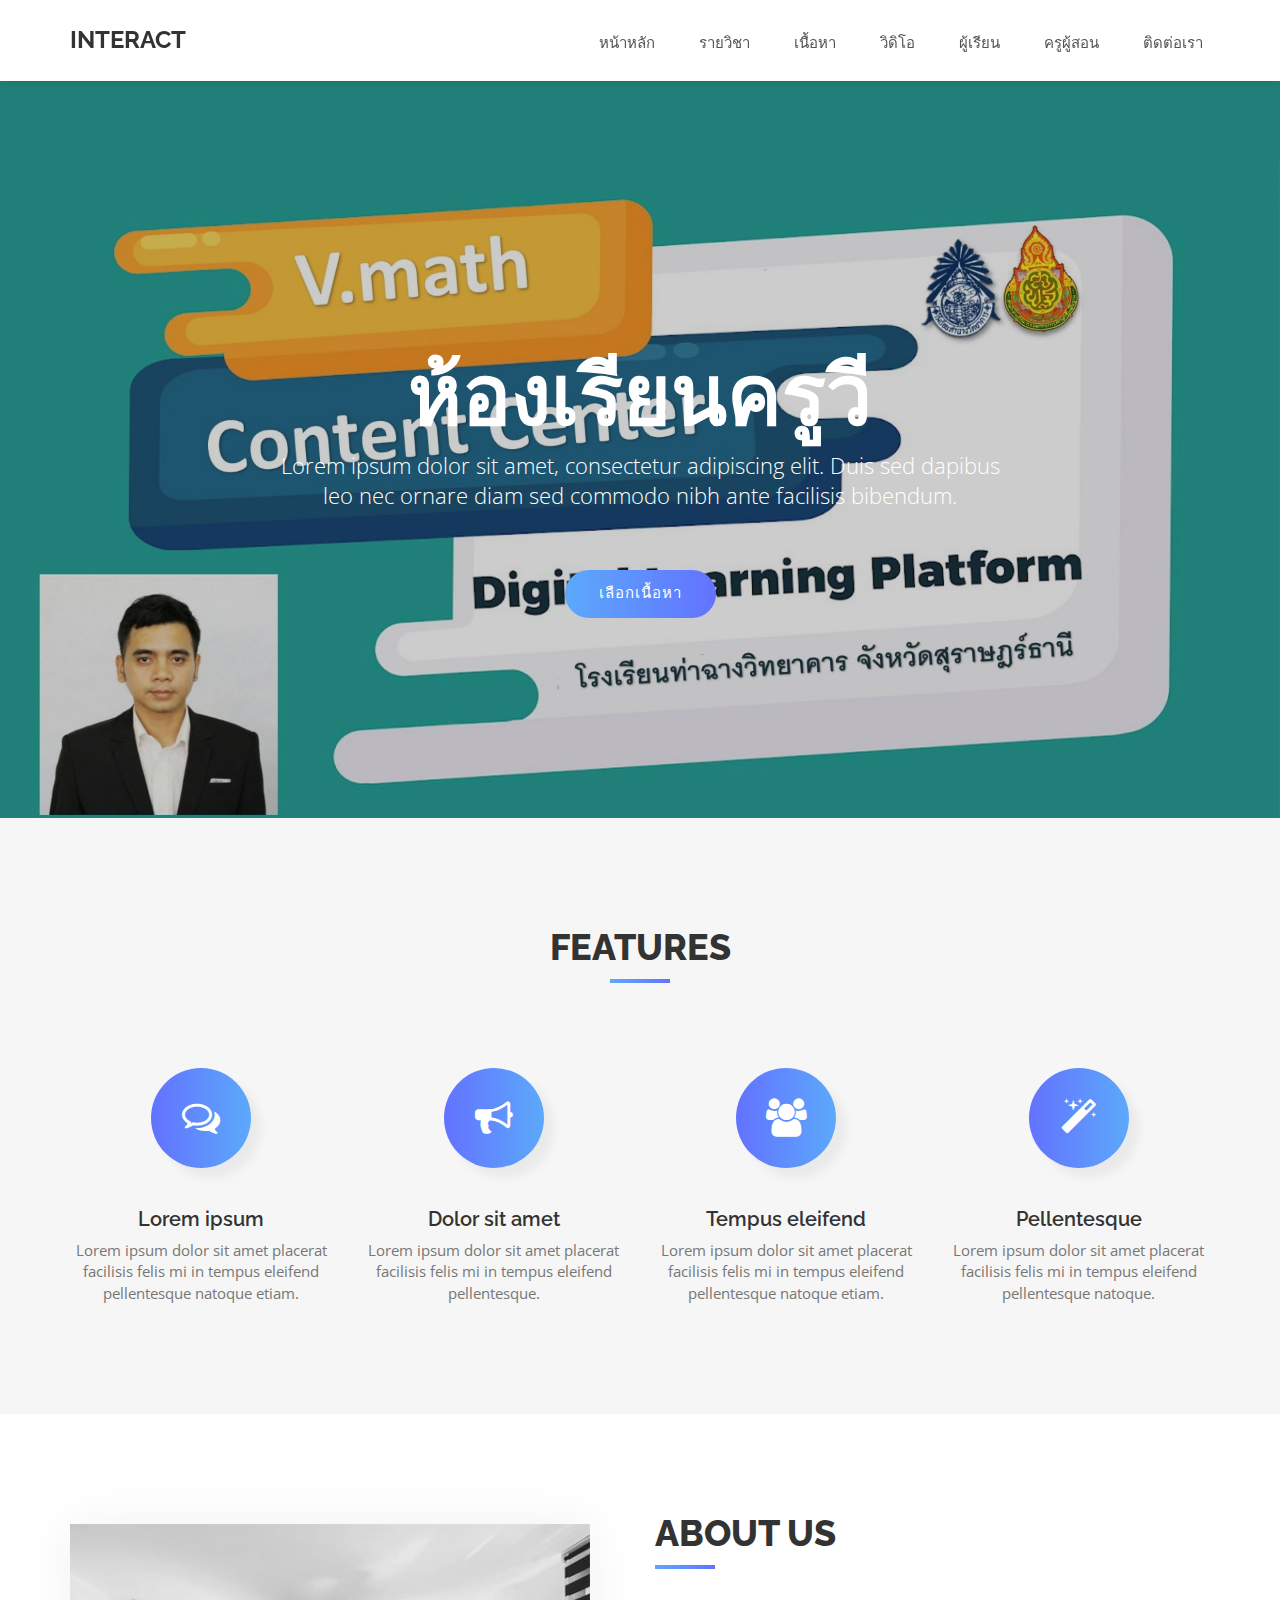
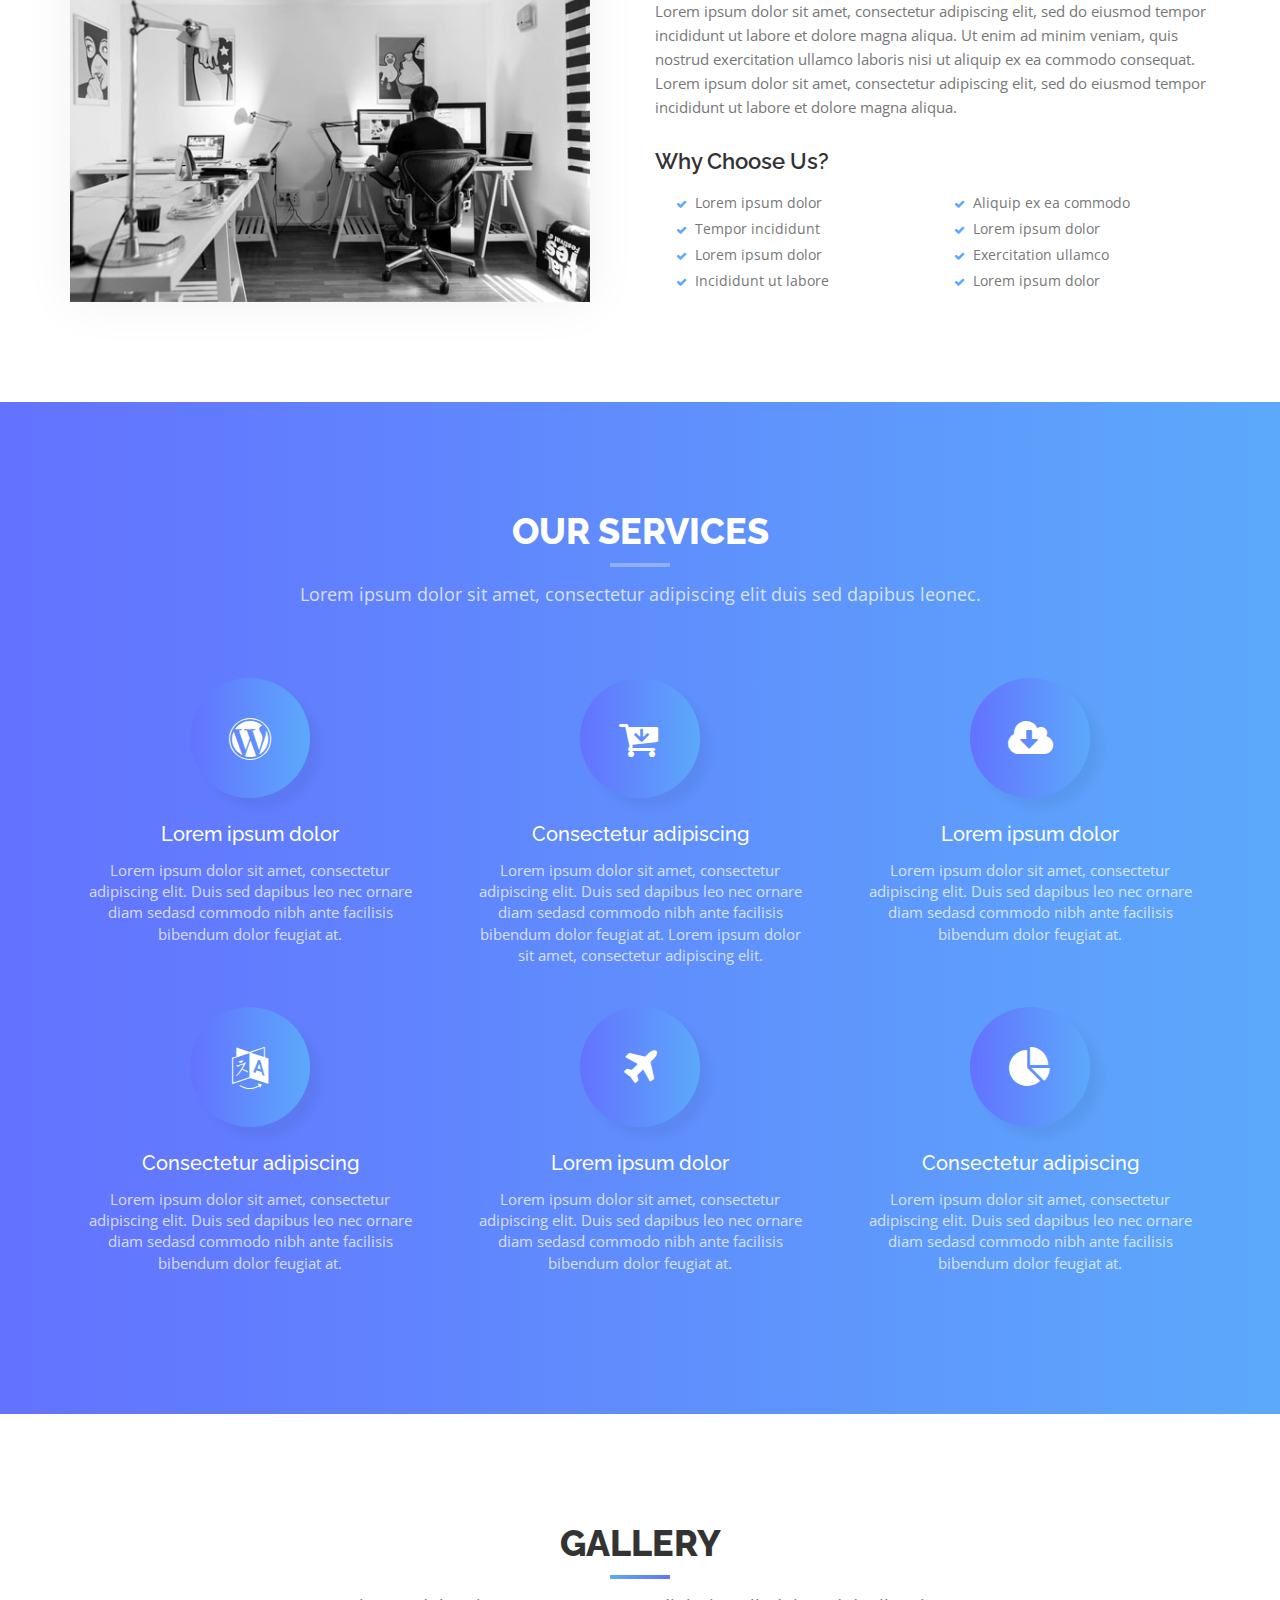
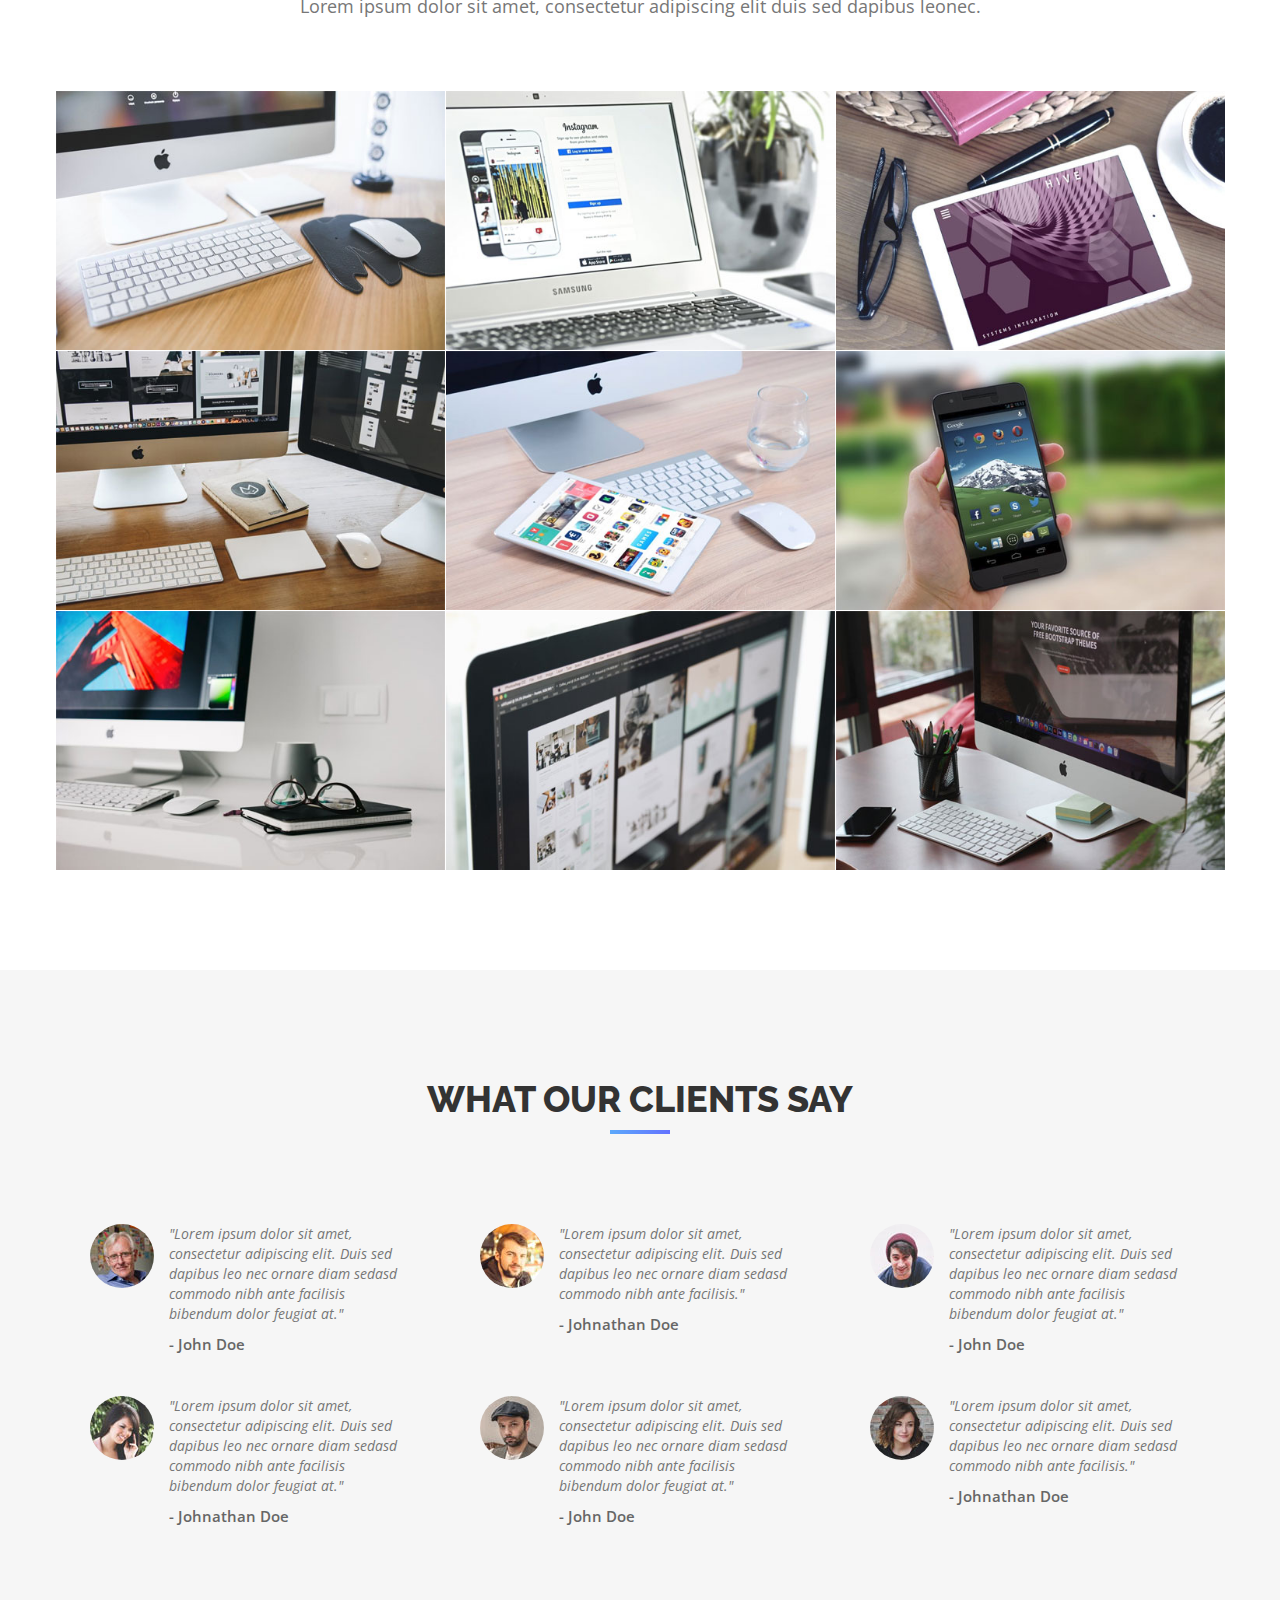
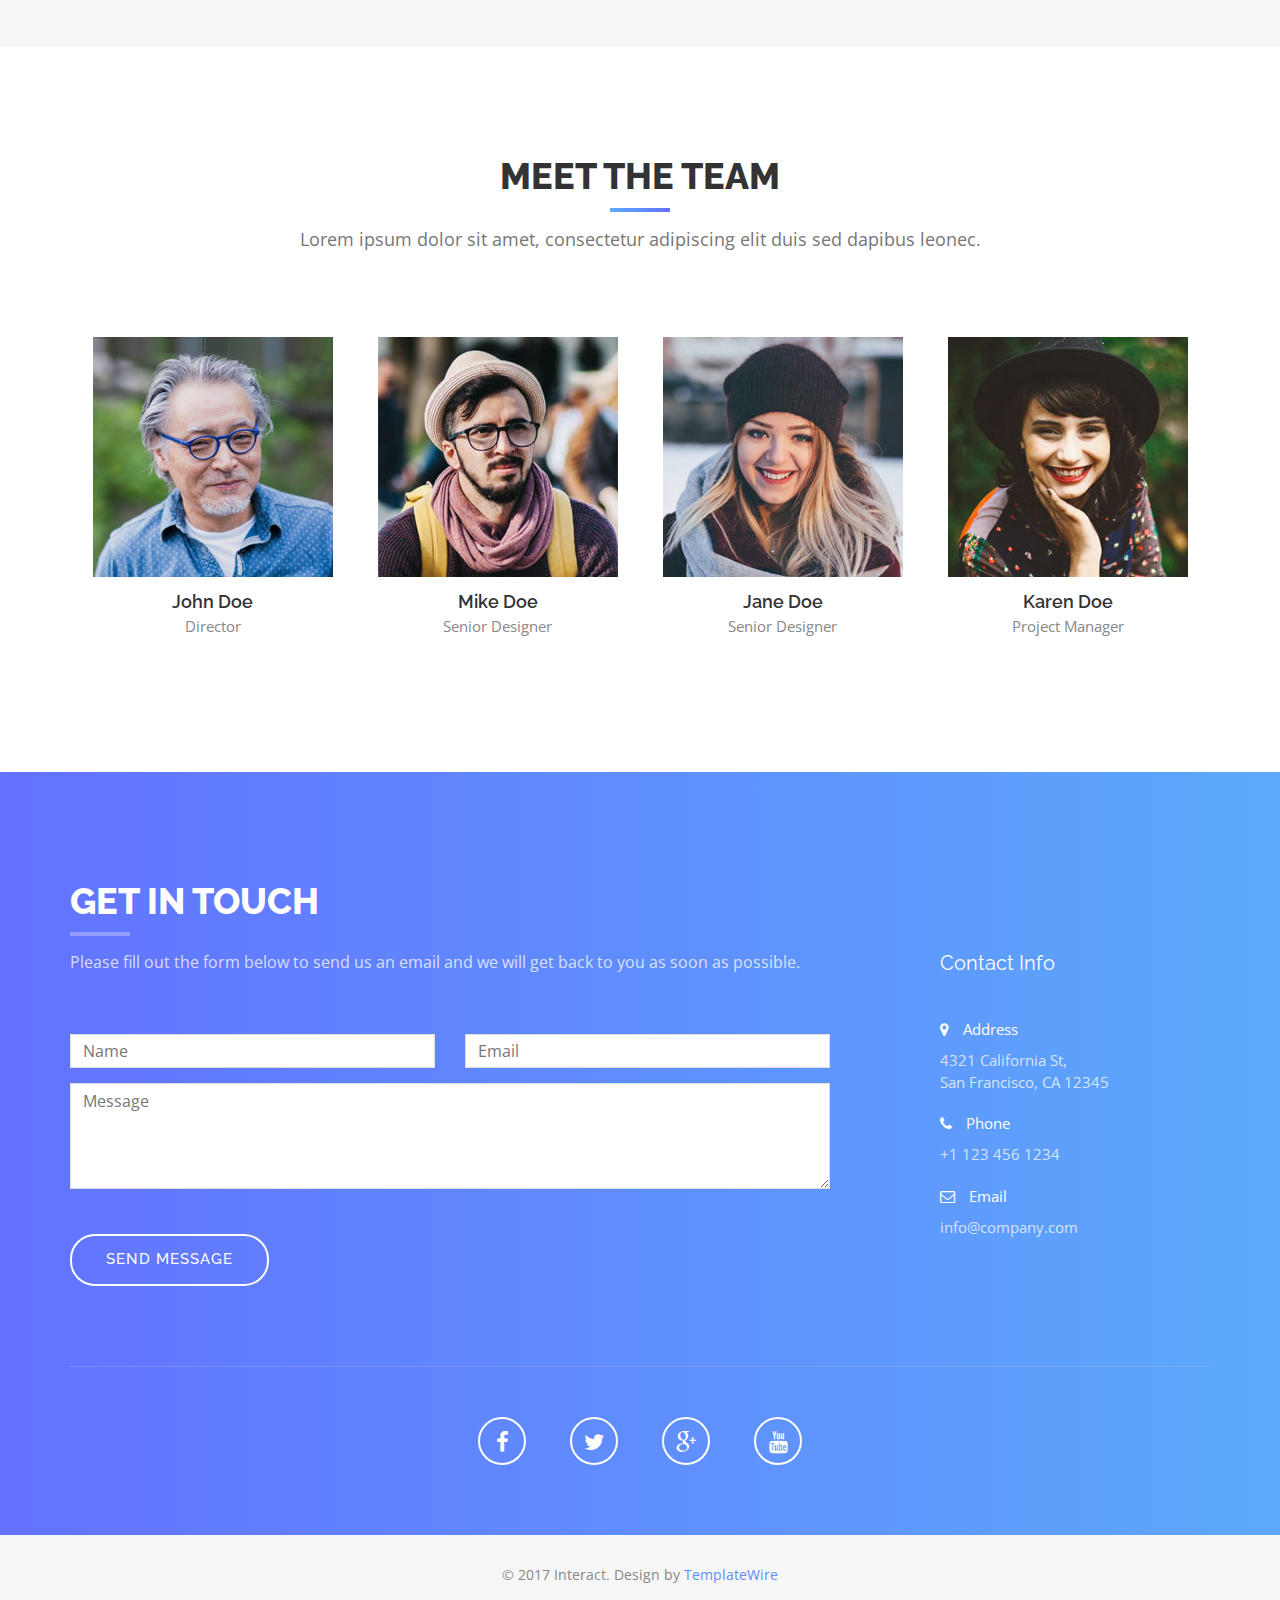
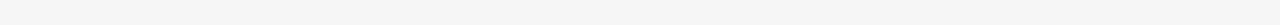
<file: index.html>
<!DOCTYPE html>
<html lang="en">
<head>
<meta charset="utf-8">
<meta name="viewport" content="width=device-width, initial-scale=1">
<title>Interact</title>
<meta name="description" content="">
<meta name="author" content="">

<!-- Favicons
    ================================================== -->
<link rel="shortcut icon" href="img/favicon.ico" type="image/x-icon">
<link rel="apple-touch-icon" href="img/apple-touch-icon.png">
<link rel="apple-touch-icon" sizes="72x72" href="img/apple-touch-icon-72x72.png">
<link rel="apple-touch-icon" sizes="114x114" href="img/apple-touch-icon-114x114.png">

<!-- Bootstrap -->
<link rel="stylesheet" type="text/css"  href="css/bootstrap.css">
<link rel="stylesheet" type="text/css" href="fonts/font-awesome/css/font-awesome.css">

<!-- Stylesheet
    ================================================== -->
<link rel="stylesheet" type="text/css" href="css/style.css">
<link rel="stylesheet" type="text/css" href="css/nivo-lightbox/nivo-lightbox.css">
<link rel="stylesheet" type="text/css" href="css/nivo-lightbox/default.css">
<link href="https://fonts.googleapis.com/css?family=Open+Sans:300,400,600,700" rel="stylesheet">
<link href="https://fonts.googleapis.com/css?family=Lato:400,700" rel="stylesheet">
<link href="https://fonts.googleapis.com/css?family=Raleway:300,400,500,600,700,800,900" rel="stylesheet">

<!-- HTML5 shim and Respond.js for IE8 support of HTML5 elements and media queries -->
<!-- WARNING: Respond.js doesn't work if you view the page via file:// -->
<!--[if lt IE 9]>
      <script src="https://oss.maxcdn.com/html5shiv/3.7.2/html5shiv.min.js"></script>
      <script src="https://oss.maxcdn.com/respond/1.4.2/respond.min.js"></script>
    <![endif]-->
</head>
<body id="page-top" data-spy="scroll" data-target=".navbar-fixed-top">
<!-- Navigation
    ==========================================-->
<nav id="menu" class="navbar navbar-default navbar-fixed-top">
  <div class="container"> 
    <!-- Brand and toggle get grouped for better mobile display -->
    <div class="navbar-header">
      <button type="button" class="navbar-toggle collapsed" data-toggle="collapse" data-target="#bs-example-navbar-collapse-1"> <span class="sr-only">Toggle navigation</span> <span class="icon-bar"></span> <span class="icon-bar"></span> <span class="icon-bar"></span> </button>
      <a class="navbar-brand page-scroll" href="#page-top">Interact</a> </div>
    
    <!-- Collect the nav links, forms, and other content for toggling -->
    <div class="collapse navbar-collapse" id="bs-example-navbar-collapse-1">
      <ul class="nav navbar-nav navbar-right">
        <li><a href="#features" class="page-scroll">หน้าหลัก</a></li>
        <li><a href="#about" class="page-scroll">รายวิชา</a></li>
        <li><a href="#services" class="page-scroll">เนื้อหา</a></li>
        <li><a href="#portfolio" class="page-scroll">วิดิโอ</a></li>
        <li><a href="#testimonials" class="page-scroll">ผู้เรียน</a></li>
        <li><a href="#team" class="page-scroll">ครูผู้สอน</a></li>
        <li><a href="#contact" class="page-scroll">ติดต่อเรา</a></li>
      </ul>
    </div>
    <!-- /.navbar-collapse --> 
  </div>
</nav>
<!-- Header -->
<header id="header">
  <div class="intro">
    <div class="overlay">
      <div class="container">
        <div class="row">
          <div class="col-md-8 col-md-offset-2 intro-text">
            <h1>ห้องเรียนครูวี<span></span></h1>
            <p>Lorem ipsum dolor sit amet, consectetur adipiscing elit. Duis sed dapibus leo nec ornare diam sed commodo nibh ante facilisis bibendum.</p>
            <a href="#features" class="btn btn-custom btn-lg page-scroll">เลือกเนื้อหา</a> </div>
        </div>
      </div>
    </div>
  </div>
</header>
<!-- Features Section -->
<div id="features" class="text-center">
  <div class="container">
    <div class="col-md-10 col-md-offset-1 section-title">
      <h2>Features</h2>
    </div>
    <div class="row">
      <div class="col-xs-6 col-md-3"> <i class="fa fa-comments-o"></i>
        <h3>Lorem ipsum</h3>
        <p>Lorem ipsum dolor sit amet placerat facilisis felis mi in tempus eleifend pellentesque natoque etiam.</p>
      </div>
      <div class="col-xs-6 col-md-3"> <i class="fa fa-bullhorn"></i>
        <h3>Dolor sit amet</h3>
        <p>Lorem ipsum dolor sit amet placerat facilisis felis mi in tempus eleifend pellentesque.</p>
      </div>
      <div class="col-xs-6 col-md-3"> <i class="fa fa-group"></i>
        <h3>Tempus eleifend</h3>
        <p>Lorem ipsum dolor sit amet placerat facilisis felis mi in tempus eleifend pellentesque natoque etiam.</p>
      </div>
      <div class="col-xs-6 col-md-3"> <i class="fa fa-magic"></i>
        <h3>Pellentesque</h3>
        <p>Lorem ipsum dolor sit amet placerat facilisis felis mi in tempus eleifend pellentesque natoque.</p>
      </div>
    </div>
  </div>
</div>
<!-- About Section -->
<div id="about">
  <div class="container">
    <div class="row">
      <div class="col-xs-12 col-md-6"> <img src="img/about.jpg" class="img-responsive" alt=""> </div>
      <div class="col-xs-12 col-md-6">
        <div class="about-text">
          <h2>About Us</h2>
          <p>Lorem ipsum dolor sit amet, consectetur adipiscing elit, sed do eiusmod tempor incididunt ut labore et dolore magna aliqua. Ut enim ad minim veniam, quis nostrud exercitation ullamco laboris nisi ut aliquip ex ea commodo consequat. Lorem ipsum dolor sit amet, consectetur adipiscing elit, sed do eiusmod tempor incididunt ut labore et dolore magna aliqua.</p>
          <h3>Why Choose Us?</h3>
          <div class="list-style">
            <div class="col-lg-6 col-sm-6 col-xs-12">
              <ul>
                <li>Lorem ipsum dolor</li>
                <li>Tempor incididunt</li>
                <li>Lorem ipsum dolor</li>
                <li>Incididunt ut labore</li>
              </ul>
            </div>
            <div class="col-lg-6 col-sm-6 col-xs-12">
              <ul>
                <li>Aliquip ex ea commodo</li>
                <li>Lorem ipsum dolor</li>
                <li>Exercitation ullamco</li>
                <li>Lorem ipsum dolor</li>
              </ul>
            </div>
          </div>
        </div>
      </div>
    </div>
  </div>
</div>
<!-- Services Section -->
<div id="services" class="text-center">
  <div class="container">
    <div class="section-title">
      <h2>Our Services</h2>
      <p>Lorem ipsum dolor sit amet, consectetur adipiscing elit duis sed dapibus leonec.</p>
    </div>
    <div class="row">
      <div class="col-md-4"> <i class="fa fa-wordpress"></i>
        <div class="service-desc">
          <h3>Lorem ipsum dolor</h3>
          <p>Lorem ipsum dolor sit amet, consectetur adipiscing elit. Duis sed dapibus leo nec ornare diam sedasd commodo nibh ante facilisis bibendum dolor feugiat at.</p>
        </div>
      </div>
      <div class="col-md-4"> <i class="fa fa-cart-arrow-down"></i>
        <div class="service-desc">
          <h3>Consectetur adipiscing</h3>
          <p>Lorem ipsum dolor sit amet, consectetur adipiscing elit. Duis sed dapibus leo nec ornare diam sedasd commodo nibh ante facilisis bibendum dolor feugiat at. Lorem ipsum dolor sit amet, consectetur adipiscing elit.</p>
        </div>
      </div>
      <div class="col-md-4"> <i class="fa fa-cloud-download"></i>
        <div class="service-desc">
          <h3>Lorem ipsum dolor</h3>
          <p>Lorem ipsum dolor sit amet, consectetur adipiscing elit. Duis sed dapibus leo nec ornare diam sedasd commodo nibh ante facilisis bibendum dolor feugiat at.</p>
        </div>
      </div>
    </div>
    <div class="row">
      <div class="col-md-4"> <i class="fa fa-language"></i>
        <div class="service-desc">
          <h3>Consectetur adipiscing</h3>
          <p>Lorem ipsum dolor sit amet, consectetur adipiscing elit. Duis sed dapibus leo nec ornare diam sedasd commodo nibh ante facilisis bibendum dolor feugiat at.</p>
        </div>
      </div>
      <div class="col-md-4"> <i class="fa fa-plane"></i>
        <div class="service-desc">
          <h3>Lorem ipsum dolor</h3>
          <p>Lorem ipsum dolor sit amet, consectetur adipiscing elit. Duis sed dapibus leo nec ornare diam sedasd commodo nibh ante facilisis bibendum dolor feugiat at.</p>
        </div>
      </div>
      <div class="col-md-4"> <i class="fa fa-pie-chart"></i>
        <div class="service-desc">
          <h3>Consectetur adipiscing</h3>
          <p>Lorem ipsum dolor sit amet, consectetur adipiscing elit. Duis sed dapibus leo nec ornare diam sedasd commodo nibh ante facilisis bibendum dolor feugiat at.</p>
        </div>
      </div>
    </div>
  </div>
</div>
<!-- Gallery Section -->
<div id="portfolio" class="text-center">
  <div class="container">
    <div class="section-title">
      <h2>Gallery</h2>
      <p>Lorem ipsum dolor sit amet, consectetur adipiscing elit duis sed dapibus leonec.</p>
    </div>
    <div class="row">
      <div class="portfolio-items">
        <div class="col-sm-6 col-md-4 col-lg-4">
          <div class="portfolio-item">
            <div class="hover-bg"> <a href="img/portfolio/01-large.jpg" title="Project Title" data-lightbox-gallery="gallery1">
              <div class="hover-text">
                <h4>Lorem Ipsum</h4>
              </div>
              <img src="img/portfolio/01-small.jpg" class="img-responsive" alt="Project Title"> </a> </div>
          </div>
        </div>
        <div class="col-sm-6 col-md-4 col-lg-4">
          <div class="portfolio-item">
            <div class="hover-bg"> <a href="img/portfolio/02-large.jpg" title="Project Title" data-lightbox-gallery="gallery1">
              <div class="hover-text">
                <h4>Adipiscing Elit</h4>
              </div>
              <img src="img/portfolio/02-small.jpg" class="img-responsive" alt="Project Title"> </a> </div>
          </div>
        </div>
        <div class="col-sm-6 col-md-4 col-lg-4">
          <div class="portfolio-item">
            <div class="hover-bg"> <a href="img/portfolio/03-large.jpg" title="Project Title" data-lightbox-gallery="gallery1">
              <div class="hover-text">
                <h4>Lorem Ipsum</h4>
              </div>
              <img src="img/portfolio/03-small.jpg" class="img-responsive" alt="Project Title"> </a> </div>
          </div>
        </div>
        <div class="col-sm-6 col-md-4 col-lg-4">
          <div class="portfolio-item">
            <div class="hover-bg"> <a href="img/portfolio/04-large.jpg" title="Project Title" data-lightbox-gallery="gallery1">
              <div class="hover-text">
                <h4>Lorem Ipsum</h4>
              </div>
              <img src="img/portfolio/04-small.jpg" class="img-responsive" alt="Project Title"> </a> </div>
          </div>
        </div>
        <div class="col-sm-6 col-md-4 col-lg-4">
          <div class="portfolio-item">
            <div class="hover-bg"> <a href="img/portfolio/05-large.jpg" title="Project Title" data-lightbox-gallery="gallery1">
              <div class="hover-text">
                <h4>Adipiscing Elit</h4>
              </div>
              <img src="img/portfolio/05-small.jpg" class="img-responsive" alt="Project Title"> </a> </div>
          </div>
        </div>
        <div class="col-sm-6 col-md-4 col-lg-4">
          <div class="portfolio-item">
            <div class="hover-bg"> <a href="img/portfolio/06-large.jpg" title="Project Title" data-lightbox-gallery="gallery1">
              <div class="hover-text">
                <h4>Dolor Sit</h4>
              </div>
              <img src="img/portfolio/06-small.jpg" class="img-responsive" alt="Project Title"> </a> </div>
          </div>
        </div>
        <div class="col-sm-6 col-md-4 col-lg-4">
          <div class="portfolio-item">
            <div class="hover-bg"> <a href="img/portfolio/07-large.jpg" title="Project Title" data-lightbox-gallery="gallery1">
              <div class="hover-text">
                <h4>Dolor Sit</h4>
              </div>
              <img src="img/portfolio/07-small.jpg" class="img-responsive" alt="Project Title"> </a> </div>
          </div>
        </div>
        <div class="col-sm-6 col-md-4 col-lg-4">
          <div class="portfolio-item">
            <div class="hover-bg"> <a href="img/portfolio/08-large.jpg" title="Project Title" data-lightbox-gallery="gallery1">
              <div class="hover-text">
                <h4>Lorem Ipsum</h4>
              </div>
              <img src="img/portfolio/08-small.jpg" class="img-responsive" alt="Project Title"> </a> </div>
          </div>
        </div>
        <div class="col-sm-6 col-md-4 col-lg-4">
          <div class="portfolio-item">
            <div class="hover-bg"> <a href="img/portfolio/09-large.jpg" title="Project Title" data-lightbox-gallery="gallery1">
              <div class="hover-text">
                <h4>Adipiscing Elit</h4>
              </div>
              <img src="img/portfolio/09-small.jpg" class="img-responsive" alt="Project Title"> </a> </div>
          </div>
        </div>
      </div>
    </div>
  </div>
</div>
<!-- Testimonials Section -->
<div id="testimonials">
  <div class="container">
    <div class="section-title text-center">
      <h2>What our clients say</h2>
    </div>
    <div class="row">
      <div class="col-md-4">
        <div class="testimonial">
          <div class="testimonial-image"> <img src="img/testimonials/01.jpg" alt=""> </div>
          <div class="testimonial-content">
            <p>"Lorem ipsum dolor sit amet, consectetur adipiscing elit. Duis sed dapibus leo nec ornare diam sedasd commodo nibh ante facilisis bibendum dolor feugiat at."</p>
            <div class="testimonial-meta"> - John Doe </div>
          </div>
        </div>
      </div>
      <div class="col-md-4">
        <div class="testimonial">
          <div class="testimonial-image"> <img src="img/testimonials/02.jpg" alt=""> </div>
          <div class="testimonial-content">
            <p>"Lorem ipsum dolor sit amet, consectetur adipiscing elit. Duis sed dapibus leo nec ornare diam sedasd commodo nibh ante facilisis."</p>
            <div class="testimonial-meta"> - Johnathan Doe </div>
          </div>
        </div>
      </div>
      <div class="col-md-4">
        <div class="testimonial">
          <div class="testimonial-image"> <img src="img/testimonials/03.jpg" alt=""> </div>
          <div class="testimonial-content">
            <p>"Lorem ipsum dolor sit amet, consectetur adipiscing elit. Duis sed dapibus leo nec ornare diam sedasd commodo nibh ante facilisis bibendum dolor feugiat at."</p>
            <div class="testimonial-meta"> - John Doe </div>
          </div>
        </div>
      </div>
      <div class="row"> </div>
      <div class="col-md-4">
        <div class="testimonial">
          <div class="testimonial-image"> <img src="img/testimonials/04.jpg" alt=""> </div>
          <div class="testimonial-content">
            <p>"Lorem ipsum dolor sit amet, consectetur adipiscing elit. Duis sed dapibus leo nec ornare diam sedasd commodo nibh ante facilisis bibendum dolor feugiat at."</p>
            <div class="testimonial-meta"> - Johnathan Doe </div>
          </div>
        </div>
      </div>
      <div class="col-md-4">
        <div class="testimonial">
          <div class="testimonial-image"> <img src="img/testimonials/05.jpg" alt=""> </div>
          <div class="testimonial-content">
            <p>"Lorem ipsum dolor sit amet, consectetur adipiscing elit. Duis sed dapibus leo nec ornare diam sedasd commodo nibh ante facilisis bibendum dolor feugiat at."</p>
            <div class="testimonial-meta"> - John Doe </div>
          </div>
        </div>
      </div>
      <div class="col-md-4">
        <div class="testimonial">
          <div class="testimonial-image"> <img src="img/testimonials/06.jpg" alt=""> </div>
          <div class="testimonial-content">
            <p>"Lorem ipsum dolor sit amet, consectetur adipiscing elit. Duis sed dapibus leo nec ornare diam sedasd commodo nibh ante facilisis."</p>
            <div class="testimonial-meta"> - Johnathan Doe </div>
          </div>
        </div>
      </div>
    </div>
  </div>
</div>
<!-- Team Section -->
<div id="team" class="text-center">
  <div class="container">
    <div class="col-md-8 col-md-offset-2 section-title">
      <h2>Meet the Team</h2>
      <p>Lorem ipsum dolor sit amet, consectetur adipiscing elit duis sed dapibus leonec.</p>
    </div>
    <div id="row">
      <div class="col-md-3 col-sm-6 team">
        <div class="thumbnail"> <img src="img/team/01.jpg" alt="..." class="team-img">
          <div class="caption">
            <h4>John Doe</h4>
            <p>Director</p>
          </div>
        </div>
      </div>
      <div class="col-md-3 col-sm-6 team">
        <div class="thumbnail"> <img src="img/team/02.jpg" alt="..." class="team-img">
          <div class="caption">
            <h4>Mike Doe</h4>
            <p>Senior Designer</p>
          </div>
        </div>
      </div>
      <div class="col-md-3 col-sm-6 team">
        <div class="thumbnail"> <img src="img/team/03.jpg" alt="..." class="team-img">
          <div class="caption">
            <h4>Jane Doe</h4>
            <p>Senior Designer</p>
          </div>
        </div>
      </div>
      <div class="col-md-3 col-sm-6 team">
        <div class="thumbnail"> <img src="img/team/04.jpg" alt="..." class="team-img">
          <div class="caption">
            <h4>Karen Doe</h4>
            <p>Project Manager</p>
          </div>
        </div>
      </div>
    </div>
  </div>
</div>
<!-- Contact Section -->
<div id="contact">
  <div class="container">
    <div class="col-md-8">
      <div class="row">
        <div class="section-title">
          <h2>Get In Touch</h2>
          <p>Please fill out the form below to send us an email and we will get back to you as soon as possible.</p>
        </div>
        <form name="sentMessage" id="contactForm" novalidate>
          <div class="row">
            <div class="col-md-6">
              <div class="form-group">
                <input type="text" id="name" class="form-control" placeholder="Name" required="required">
                <p class="help-block text-danger"></p>
              </div>
            </div>
            <div class="col-md-6">
              <div class="form-group">
                <input type="email" id="email" class="form-control" placeholder="Email" required="required">
                <p class="help-block text-danger"></p>
              </div>
            </div>
          </div>
          <div class="form-group">
            <textarea name="message" id="message" class="form-control" rows="4" placeholder="Message" required></textarea>
            <p class="help-block text-danger"></p>
          </div>
          <div id="success"></div>
          <button type="submit" class="btn btn-custom btn-lg">Send Message</button>
        </form>
      </div>
    </div>
    <div class="col-md-3 col-md-offset-1 contact-info">
      <div class="contact-item">
        <h3>Contact Info</h3>
        <p><span><i class="fa fa-map-marker"></i> Address</span>4321 California St,<br>
          San Francisco, CA 12345</p>
      </div>
      <div class="contact-item">
        <p><span><i class="fa fa-phone"></i> Phone</span> +1 123 456 1234</p>
      </div>
      <div class="contact-item">
        <p><span><i class="fa fa-envelope-o"></i> Email</span> info@company.com</p>
      </div>
    </div>
    <div class="col-md-12">
      <div class="row">
        <div class="social">
          <ul>
            <li><a href="#"><i class="fa fa-facebook"></i></a></li>
            <li><a href="#"><i class="fa fa-twitter"></i></a></li>
            <li><a href="#"><i class="fa fa-google-plus"></i></a></li>
            <li><a href="#"><i class="fa fa-youtube"></i></a></li>
          </ul>
        </div>
      </div>
    </div>
  </div>
</div>
<!-- Footer Section -->
<div id="footer">
  <div class="container text-center">
    <p>&copy; 2017 Interact. Design by <a href="http://www.templatewire.com" rel="nofollow">TemplateWire</a></p>
  </div>
</div>
<script type="text/javascript" src="js/jquery.1.11.1.js"></script> 
<script type="text/javascript" src="js/bootstrap.js"></script> 
<script type="text/javascript" src="js/SmoothScroll.js"></script> 
<script type="text/javascript" src="js/nivo-lightbox.js"></script> 
<script type="text/javascript" src="js/jqBootstrapValidation.js"></script> 
<script type="text/javascript" src="js/contact_me.js"></script> 
<script type="text/javascript" src="js/main.js"></script>
</body>
</html>
</file>
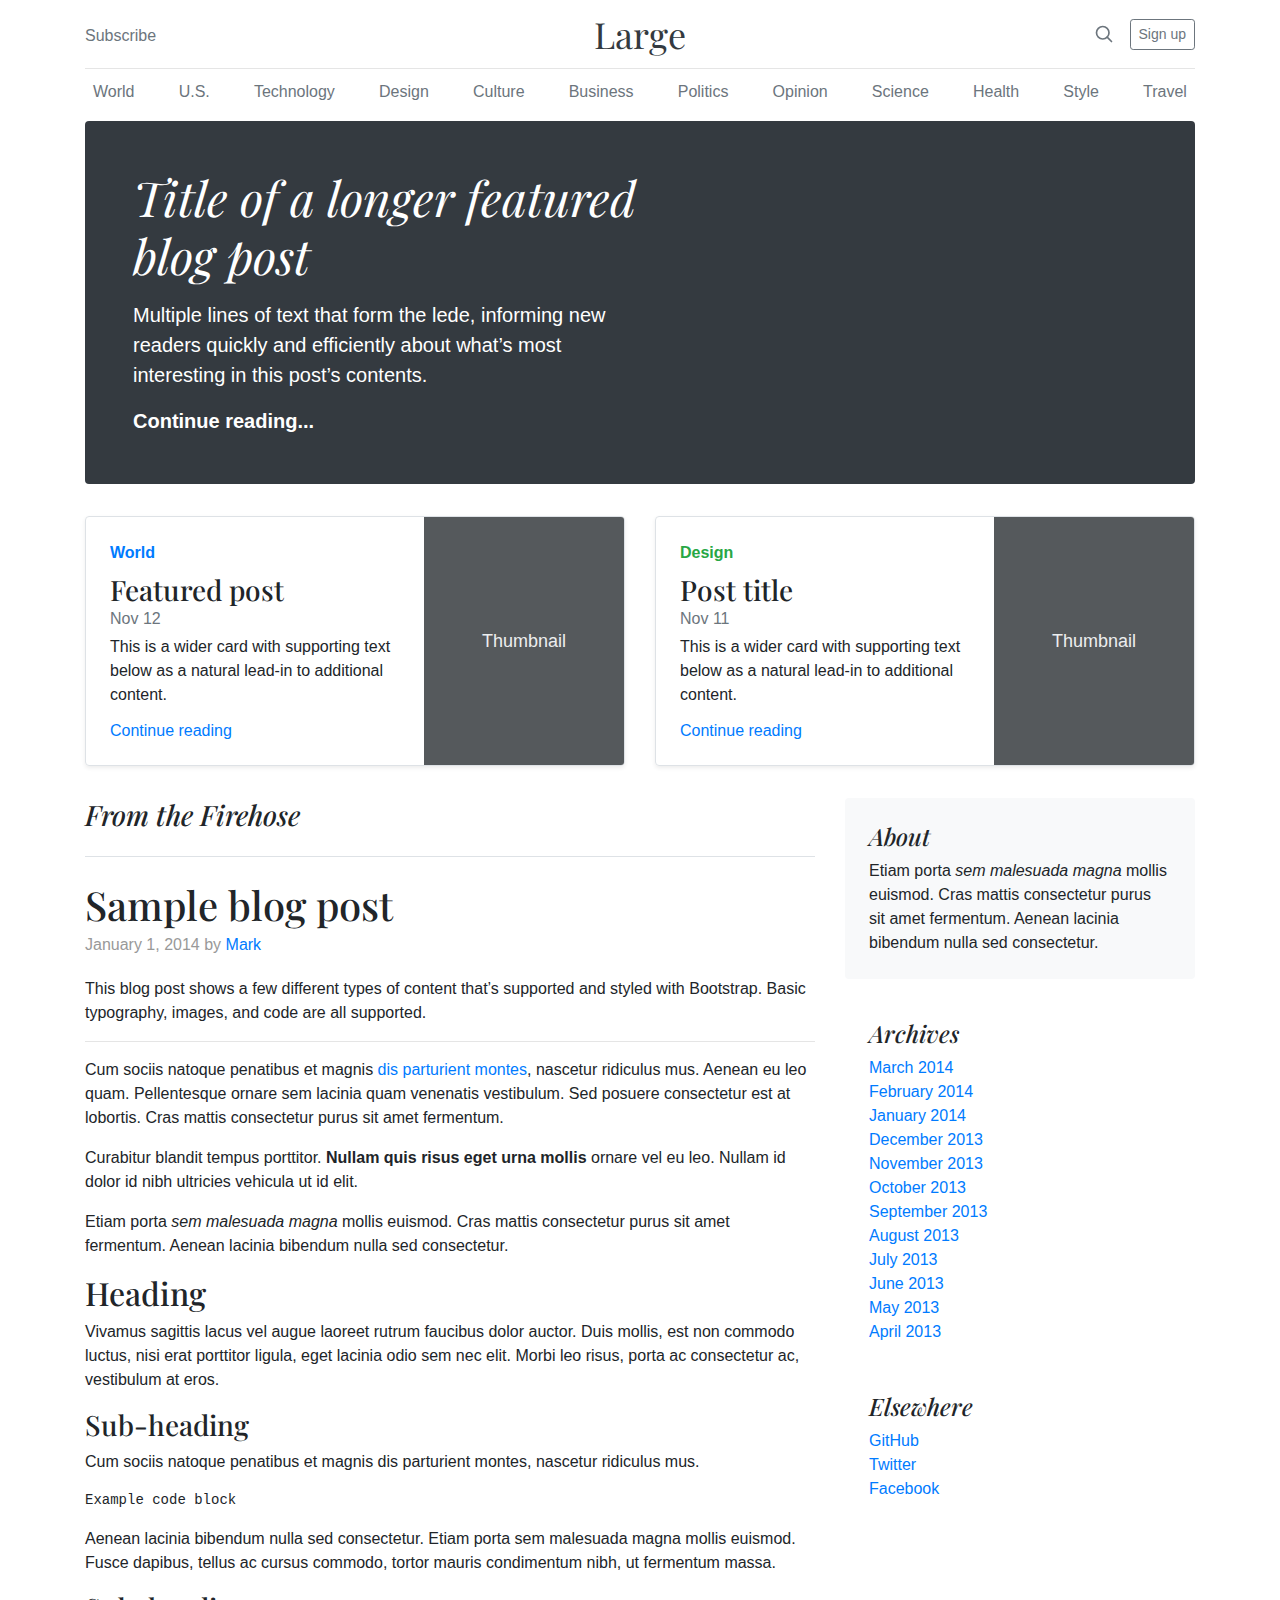
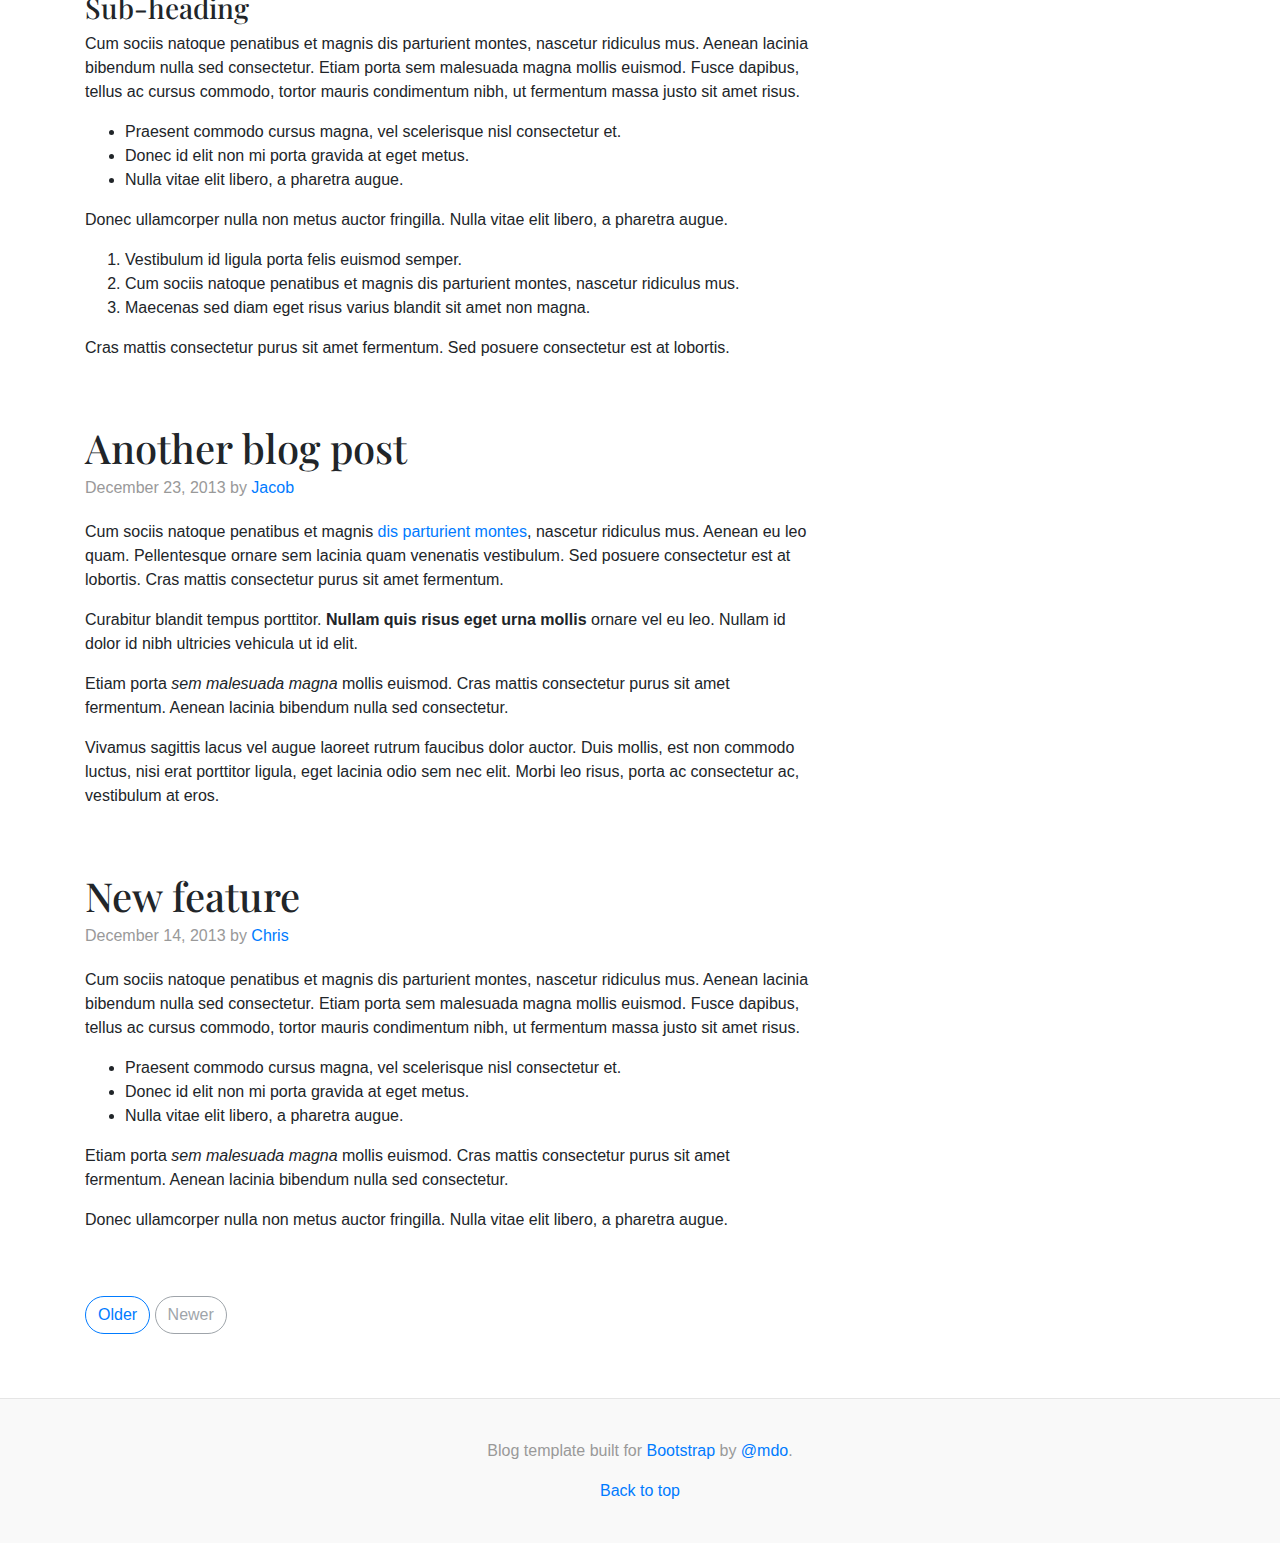
<file: blog/index.html>
<!doctype html>
<html lang="en">
  <head>
    <meta charset="utf-8">
    <meta name="viewport" content="width=device-width, initial-scale=1, shrink-to-fit=no">
    <meta name="description" content="">
    <meta name="author" content="Mark Otto, Jacob Thornton, and Bootstrap contributors">
    <meta name="generator" content="Jekyll v4.0.1">
    <title>Blog Template · Bootstrap</title>

    <link rel="canonical" href="https://getbootstrap.com/docs/4.5/examples/blog/">

    <!-- Bootstrap core CSS -->
<link href="../assets/dist/css/bootstrap.css" rel="stylesheet">

    <style>
      .bd-placeholder-img {
        font-size: 1.125rem;
        text-anchor: middle;
        -webkit-user-select: none;
        -moz-user-select: none;
        -ms-user-select: none;
        user-select: none;
      }

      @media (min-width: 768px) {
        .bd-placeholder-img-lg {
          font-size: 3.5rem;
        }
      }
    </style>
    <!-- Custom styles for this template -->
    <link href="https://fonts.googleapis.com/css?family=Playfair+Display:700,900" rel="stylesheet">
    <!-- Custom styles for this template -->
    <link href="blog.css" rel="stylesheet">
  </head>
  <body>
    <div class="container">
  <header class="blog-header py-3">
    <div class="row flex-nowrap justify-content-between align-items-center">
      <div class="col-4 pt-1">
        <a class="text-muted" href="#">Subscribe</a>
      </div>
      <div class="col-4 text-center">
        <a class="blog-header-logo text-dark" href="#">Large</a>
      </div>
      <div class="col-4 d-flex justify-content-end align-items-center">
        <a class="text-muted" href="#" aria-label="Search">
          <svg xmlns="http://www.w3.org/2000/svg" width="20" height="20" fill="none" stroke="currentColor" stroke-linecap="round" stroke-linejoin="round" stroke-width="2" class="mx-3" role="img" viewBox="0 0 24 24" focusable="false"><title>Search</title><circle cx="10.5" cy="10.5" r="7.5"/><path d="M21 21l-5.2-5.2"/></svg>
        </a>
        <a class="btn btn-sm btn-outline-secondary" href="#">Sign up</a>
      </div>
    </div>
  </header>

  <div class="nav-scroller py-1 mb-2">
    <nav class="nav d-flex justify-content-between">
      <a class="p-2 text-muted" href="#">World</a>
      <a class="p-2 text-muted" href="#">U.S.</a>
      <a class="p-2 text-muted" href="#">Technology</a>
      <a class="p-2 text-muted" href="#">Design</a>
      <a class="p-2 text-muted" href="#">Culture</a>
      <a class="p-2 text-muted" href="#">Business</a>
      <a class="p-2 text-muted" href="#">Politics</a>
      <a class="p-2 text-muted" href="#">Opinion</a>
      <a class="p-2 text-muted" href="#">Science</a>
      <a class="p-2 text-muted" href="#">Health</a>
      <a class="p-2 text-muted" href="#">Style</a>
      <a class="p-2 text-muted" href="#">Travel</a>
    </nav>
  </div>

  <div class="jumbotron p-4 p-md-5 text-white rounded bg-dark">
    <div class="col-md-6 px-0">
      <h1 class="display-4 font-italic">Title of a longer featured blog post</h1>
      <p class="lead my-3">Multiple lines of text that form the lede, informing new readers quickly and efficiently about what’s most interesting in this post’s contents.</p>
      <p class="lead mb-0"><a href="#" class="text-white font-weight-bold">Continue reading...</a></p>
    </div>
  </div>

  <div class="row mb-2">
    <div class="col-md-6">
      <div class="row no-gutters border rounded overflow-hidden flex-md-row mb-4 shadow-sm h-md-250 position-relative">
        <div class="col p-4 d-flex flex-column position-static">
          <strong class="d-inline-block mb-2 text-primary">World</strong>
          <h3 class="mb-0">Featured post</h3>
          <div class="mb-1 text-muted">Nov 12</div>
          <p class="card-text mb-auto">This is a wider card with supporting text below as a natural lead-in to additional content.</p>
          <a href="#" class="stretched-link">Continue reading</a>
        </div>
        <div class="col-auto d-none d-lg-block">
          <svg class="bd-placeholder-img" width="200" height="250" xmlns="http://www.w3.org/2000/svg" preserveAspectRatio="xMidYMid slice" focusable="false" role="img" aria-label="Placeholder: Thumbnail"><title>Placeholder</title><rect width="100%" height="100%" fill="#55595c"/><text x="50%" y="50%" fill="#eceeef" dy=".3em">Thumbnail</text></svg>
        </div>
      </div>
    </div>
    <div class="col-md-6">
      <div class="row no-gutters border rounded overflow-hidden flex-md-row mb-4 shadow-sm h-md-250 position-relative">
        <div class="col p-4 d-flex flex-column position-static">
          <strong class="d-inline-block mb-2 text-success">Design</strong>
          <h3 class="mb-0">Post title</h3>
          <div class="mb-1 text-muted">Nov 11</div>
          <p class="mb-auto">This is a wider card with supporting text below as a natural lead-in to additional content.</p>
          <a href="#" class="stretched-link">Continue reading</a>
        </div>
        <div class="col-auto d-none d-lg-block">
          <svg class="bd-placeholder-img" width="200" height="250" xmlns="http://www.w3.org/2000/svg" preserveAspectRatio="xMidYMid slice" focusable="false" role="img" aria-label="Placeholder: Thumbnail"><title>Placeholder</title><rect width="100%" height="100%" fill="#55595c"/><text x="50%" y="50%" fill="#eceeef" dy=".3em">Thumbnail</text></svg>
        </div>
      </div>
    </div>
  </div>
</div>

<main role="main" class="container">
  <div class="row">
    <div class="col-md-8 blog-main">
      <h3 class="pb-4 mb-4 font-italic border-bottom">
        From the Firehose
      </h3>

      <div class="blog-post">
        <h2 class="blog-post-title">Sample blog post</h2>
        <p class="blog-post-meta">January 1, 2014 by <a href="#">Mark</a></p>

        <p>This blog post shows a few different types of content that’s supported and styled with Bootstrap. Basic typography, images, and code are all supported.</p>
        <hr>
        <p>Cum sociis natoque penatibus et magnis <a href="#">dis parturient montes</a>, nascetur ridiculus mus. Aenean eu leo quam. Pellentesque ornare sem lacinia quam venenatis vestibulum. Sed posuere consectetur est at lobortis. Cras mattis consectetur purus sit amet fermentum.</p>
        <blockquote>
          <p>Curabitur blandit tempus porttitor. <strong>Nullam quis risus eget urna mollis</strong> ornare vel eu leo. Nullam id dolor id nibh ultricies vehicula ut id elit.</p>
        </blockquote>
        <p>Etiam porta <em>sem malesuada magna</em> mollis euismod. Cras mattis consectetur purus sit amet fermentum. Aenean lacinia bibendum nulla sed consectetur.</p>
        <h2>Heading</h2>
        <p>Vivamus sagittis lacus vel augue laoreet rutrum faucibus dolor auctor. Duis mollis, est non commodo luctus, nisi erat porttitor ligula, eget lacinia odio sem nec elit. Morbi leo risus, porta ac consectetur ac, vestibulum at eros.</p>
        <h3>Sub-heading</h3>
        <p>Cum sociis natoque penatibus et magnis dis parturient montes, nascetur ridiculus mus.</p>
        <pre><code>Example code block</code></pre>
        <p>Aenean lacinia bibendum nulla sed consectetur. Etiam porta sem malesuada magna mollis euismod. Fusce dapibus, tellus ac cursus commodo, tortor mauris condimentum nibh, ut fermentum massa.</p>
        <h3>Sub-heading</h3>
        <p>Cum sociis natoque penatibus et magnis dis parturient montes, nascetur ridiculus mus. Aenean lacinia bibendum nulla sed consectetur. Etiam porta sem malesuada magna mollis euismod. Fusce dapibus, tellus ac cursus commodo, tortor mauris condimentum nibh, ut fermentum massa justo sit amet risus.</p>
        <ul>
          <li>Praesent commodo cursus magna, vel scelerisque nisl consectetur et.</li>
          <li>Donec id elit non mi porta gravida at eget metus.</li>
          <li>Nulla vitae elit libero, a pharetra augue.</li>
        </ul>
        <p>Donec ullamcorper nulla non metus auctor fringilla. Nulla vitae elit libero, a pharetra augue.</p>
        <ol>
          <li>Vestibulum id ligula porta felis euismod semper.</li>
          <li>Cum sociis natoque penatibus et magnis dis parturient montes, nascetur ridiculus mus.</li>
          <li>Maecenas sed diam eget risus varius blandit sit amet non magna.</li>
        </ol>
        <p>Cras mattis consectetur purus sit amet fermentum. Sed posuere consectetur est at lobortis.</p>
      </div><!-- /.blog-post -->

      <div class="blog-post">
        <h2 class="blog-post-title">Another blog post</h2>
        <p class="blog-post-meta">December 23, 2013 by <a href="#">Jacob</a></p>

        <p>Cum sociis natoque penatibus et magnis <a href="#">dis parturient montes</a>, nascetur ridiculus mus. Aenean eu leo quam. Pellentesque ornare sem lacinia quam venenatis vestibulum. Sed posuere consectetur est at lobortis. Cras mattis consectetur purus sit amet fermentum.</p>
        <blockquote>
          <p>Curabitur blandit tempus porttitor. <strong>Nullam quis risus eget urna mollis</strong> ornare vel eu leo. Nullam id dolor id nibh ultricies vehicula ut id elit.</p>
        </blockquote>
        <p>Etiam porta <em>sem malesuada magna</em> mollis euismod. Cras mattis consectetur purus sit amet fermentum. Aenean lacinia bibendum nulla sed consectetur.</p>
        <p>Vivamus sagittis lacus vel augue laoreet rutrum faucibus dolor auctor. Duis mollis, est non commodo luctus, nisi erat porttitor ligula, eget lacinia odio sem nec elit. Morbi leo risus, porta ac consectetur ac, vestibulum at eros.</p>
      </div><!-- /.blog-post -->

      <div class="blog-post">
        <h2 class="blog-post-title">New feature</h2>
        <p class="blog-post-meta">December 14, 2013 by <a href="#">Chris</a></p>

        <p>Cum sociis natoque penatibus et magnis dis parturient montes, nascetur ridiculus mus. Aenean lacinia bibendum nulla sed consectetur. Etiam porta sem malesuada magna mollis euismod. Fusce dapibus, tellus ac cursus commodo, tortor mauris condimentum nibh, ut fermentum massa justo sit amet risus.</p>
        <ul>
          <li>Praesent commodo cursus magna, vel scelerisque nisl consectetur et.</li>
          <li>Donec id elit non mi porta gravida at eget metus.</li>
          <li>Nulla vitae elit libero, a pharetra augue.</li>
        </ul>
        <p>Etiam porta <em>sem malesuada magna</em> mollis euismod. Cras mattis consectetur purus sit amet fermentum. Aenean lacinia bibendum nulla sed consectetur.</p>
        <p>Donec ullamcorper nulla non metus auctor fringilla. Nulla vitae elit libero, a pharetra augue.</p>
      </div><!-- /.blog-post -->

      <nav class="blog-pagination">
        <a class="btn btn-outline-primary" href="#">Older</a>
        <a class="btn btn-outline-secondary disabled" href="#" tabindex="-1" aria-disabled="true">Newer</a>
      </nav>

    </div><!-- /.blog-main -->

    <aside class="col-md-4 blog-sidebar">
      <div class="p-4 mb-3 bg-light rounded">
        <h4 class="font-italic">About</h4>
        <p class="mb-0">Etiam porta <em>sem malesuada magna</em> mollis euismod. Cras mattis consectetur purus sit amet fermentum. Aenean lacinia bibendum nulla sed consectetur.</p>
      </div>

      <div class="p-4">
        <h4 class="font-italic">Archives</h4>
        <ol class="list-unstyled mb-0">
          <li><a href="#">March 2014</a></li>
          <li><a href="#">February 2014</a></li>
          <li><a href="#">January 2014</a></li>
          <li><a href="#">December 2013</a></li>
          <li><a href="#">November 2013</a></li>
          <li><a href="#">October 2013</a></li>
          <li><a href="#">September 2013</a></li>
          <li><a href="#">August 2013</a></li>
          <li><a href="#">July 2013</a></li>
          <li><a href="#">June 2013</a></li>
          <li><a href="#">May 2013</a></li>
          <li><a href="#">April 2013</a></li>
        </ol>
      </div>

      <div class="p-4">
        <h4 class="font-italic">Elsewhere</h4>
        <ol class="list-unstyled">
          <li><a href="#">GitHub</a></li>
          <li><a href="#">Twitter</a></li>
          <li><a href="#">Facebook</a></li>
        </ol>
      </div>
    </aside><!-- /.blog-sidebar -->

  </div><!-- /.row -->

</main><!-- /.container -->

<footer class="blog-footer">
  <p>Blog template built for <a href="https://getbootstrap.com/">Bootstrap</a> by <a href="https://twitter.com/mdo">@mdo</a>.</p>
  <p>
    <a href="#">Back to top</a>
  </p>
</footer>
</body>
</html>
</file>
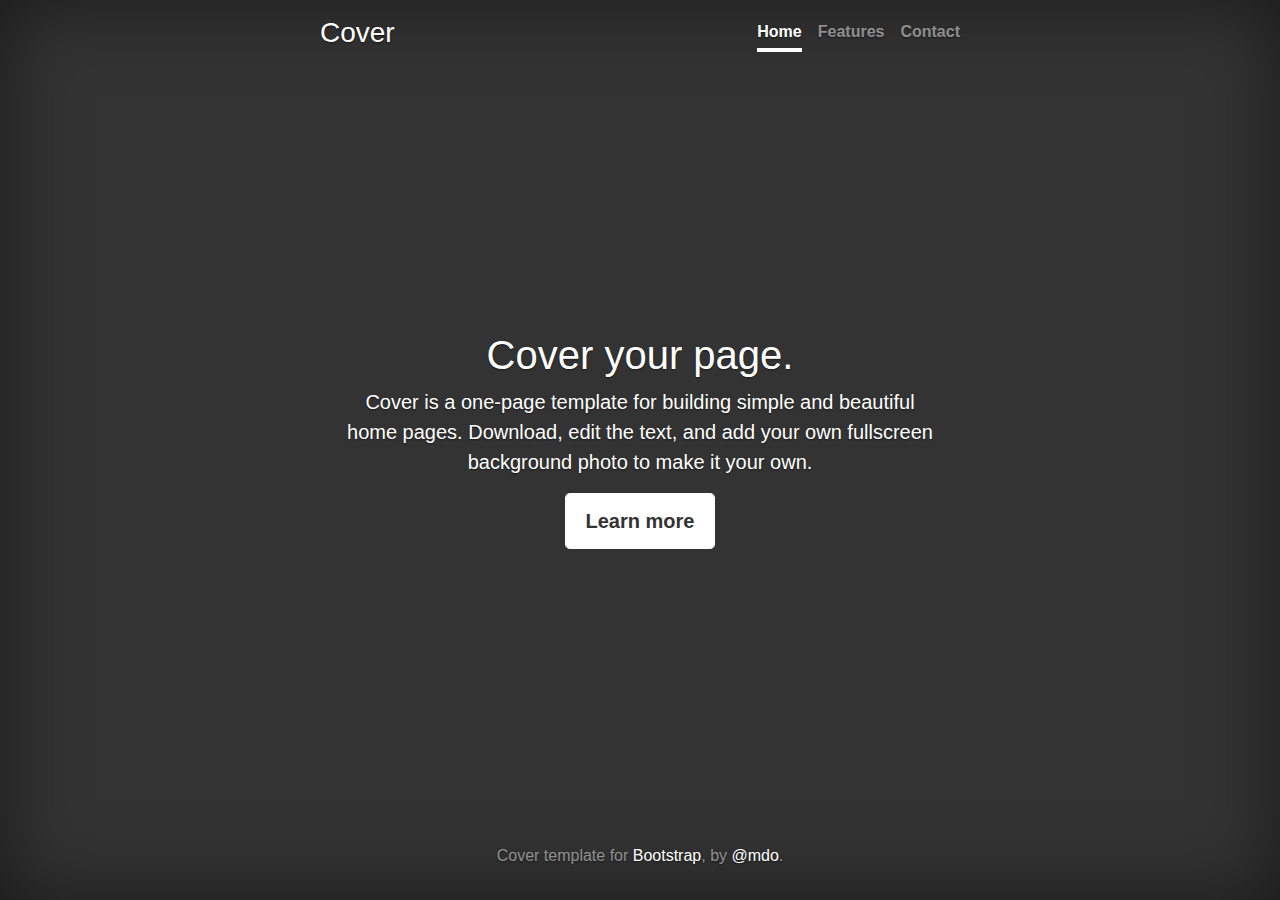
<file: cover/index.html>
<!doctype html>
<html lang="en">
  <head>
    <meta charset="utf-8">
    <meta name="viewport" content="width=device-width, initial-scale=1, shrink-to-fit=no">
    <meta name="description" content="">
    <meta name="author" content="Mark Otto, Jacob Thornton, and Bootstrap contributors">
    <meta name="generator" content="Jekyll v4.0.1">
    <title>Cover Template · Bootstrap</title>

    <link rel="canonical" href="https://getbootstrap.com/docs/4.5/examples/cover/">

    <!-- Bootstrap core CSS -->
<link href="../assets/dist/css/bootstrap.css" rel="stylesheet">

    <style>
      .bd-placeholder-img {
        font-size: 1.125rem;
        text-anchor: middle;
        -webkit-user-select: none;
        -moz-user-select: none;
        -ms-user-select: none;
        user-select: none;
      }

      @media (min-width: 768px) {
        .bd-placeholder-img-lg {
          font-size: 3.5rem;
        }
      }
    </style>
    <!-- Custom styles for this template -->
    <link href="cover.css" rel="stylesheet">
  </head>
  <body class="text-center">
    <div class="cover-container d-flex w-100 h-100 p-3 mx-auto flex-column">
  <header class="masthead mb-auto">
    <div class="inner">
      <h3 class="masthead-brand">Cover</h3>
      <nav class="nav nav-masthead justify-content-center">
        <a class="nav-link active" href="#">Home</a>
        <a class="nav-link" href="#">Features</a>
        <a class="nav-link" href="#">Contact</a>
      </nav>
    </div>
  </header>

  <main role="main" class="inner cover">
    <h1 class="cover-heading">Cover your page.</h1>
    <p class="lead">Cover is a one-page template for building simple and beautiful home pages. Download, edit the text, and add your own fullscreen background photo to make it your own.</p>
    <p class="lead">
      <a href="#" class="btn btn-lg btn-secondary">Learn more</a>
    </p>
  </main>

  <footer class="mastfoot mt-auto">
    <div class="inner">
      <p>Cover template for <a href="https://getbootstrap.com/">Bootstrap</a>, by <a href="https://twitter.com/mdo">@mdo</a>.</p>
    </div>
  </footer>
</div>
</body>
</html>
</file>
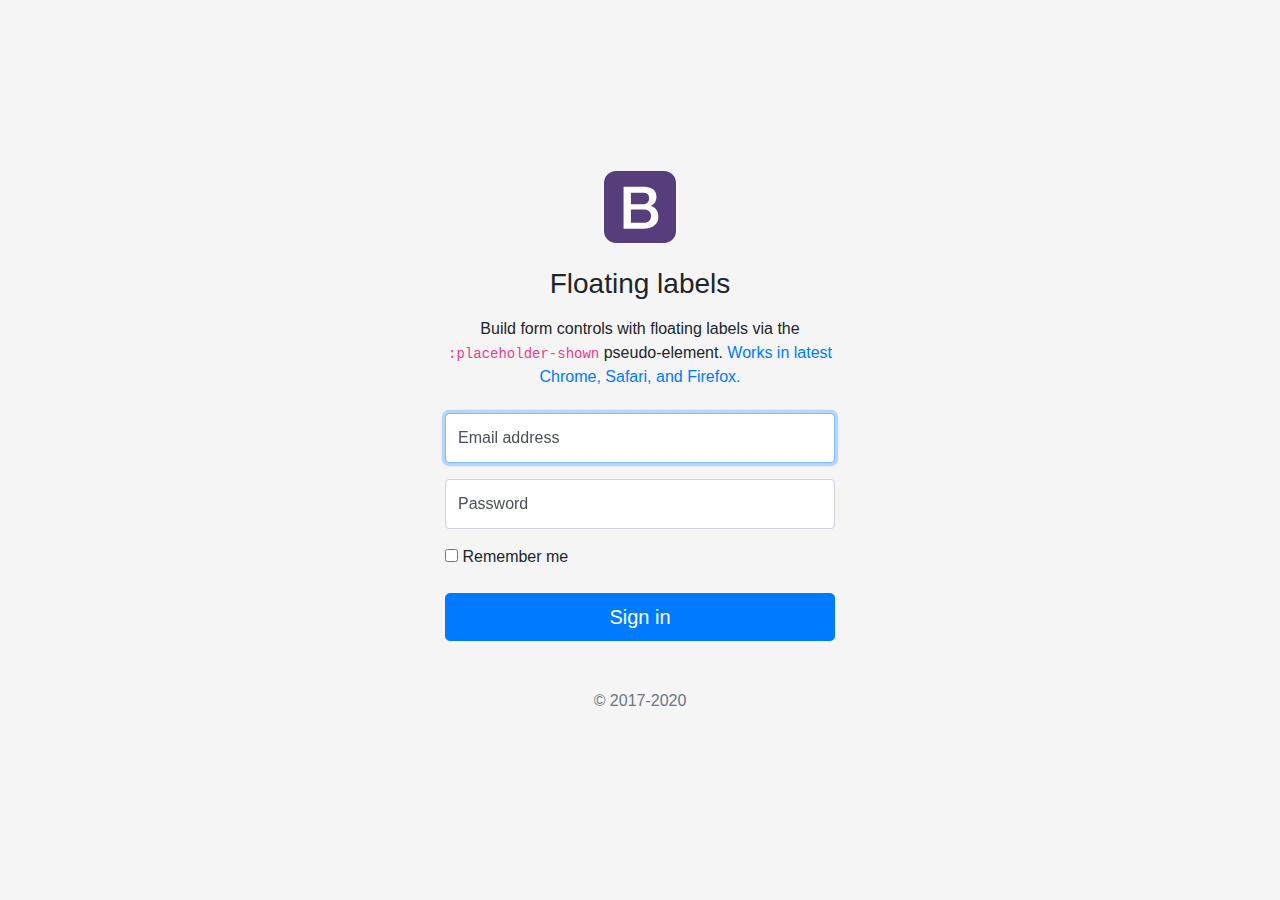
<file: floating-labels/index.html>
<!doctype html>
<html lang="en">
  <head>
    <meta charset="utf-8">
    <meta name="viewport" content="width=device-width, initial-scale=1, shrink-to-fit=no">
    <meta name="description" content="">
    <meta name="author" content="Mark Otto, Jacob Thornton, and Bootstrap contributors">
    <meta name="generator" content="Jekyll v4.0.1">
    <title>Floating labels example · Bootstrap</title>

    <link rel="canonical" href="https://getbootstrap.com/docs/4.5/examples/floating-labels/">

    <!-- Bootstrap core CSS -->
<link href="../assets/dist/css/bootstrap.css" rel="stylesheet">

    <style>
      .bd-placeholder-img {
        font-size: 1.125rem;
        text-anchor: middle;
        -webkit-user-select: none;
        -moz-user-select: none;
        -ms-user-select: none;
        user-select: none;
      }

      @media (min-width: 768px) {
        .bd-placeholder-img-lg {
          font-size: 3.5rem;
        }
      }
    </style>
    <!-- Custom styles for this template -->
    <link href="floating-labels.css" rel="stylesheet">
  </head>
  <body>
    <form class="form-signin">
  <div class="text-center mb-4">
    <img class="mb-4" src="../assets/brand/bootstrap-solid.svg" alt="" width="72" height="72">
    <h1 class="h3 mb-3 font-weight-normal">Floating labels</h1>
    <p>Build form controls with floating labels via the <code>:placeholder-shown</code> pseudo-element. <a href="https://caniuse.com/#feat=css-placeholder-shown">Works in latest Chrome, Safari, and Firefox.</a></p>
  </div>

  <div class="form-label-group">
    <input type="email" id="inputEmail" class="form-control" placeholder="Email address" required autofocus>
    <label for="inputEmail">Email address</label>
  </div>

  <div class="form-label-group">
    <input type="password" id="inputPassword" class="form-control" placeholder="Password" required>
    <label for="inputPassword">Password</label>
  </div>

  <div class="checkbox mb-3">
    <label>
      <input type="checkbox" value="remember-me"> Remember me
    </label>
  </div>
  <button class="btn btn-lg btn-primary btn-block" type="submit">Sign in</button>
  <p class="mt-5 mb-3 text-muted text-center">&copy; 2017-2020</p>
</form>
</body>
</html>
</file>
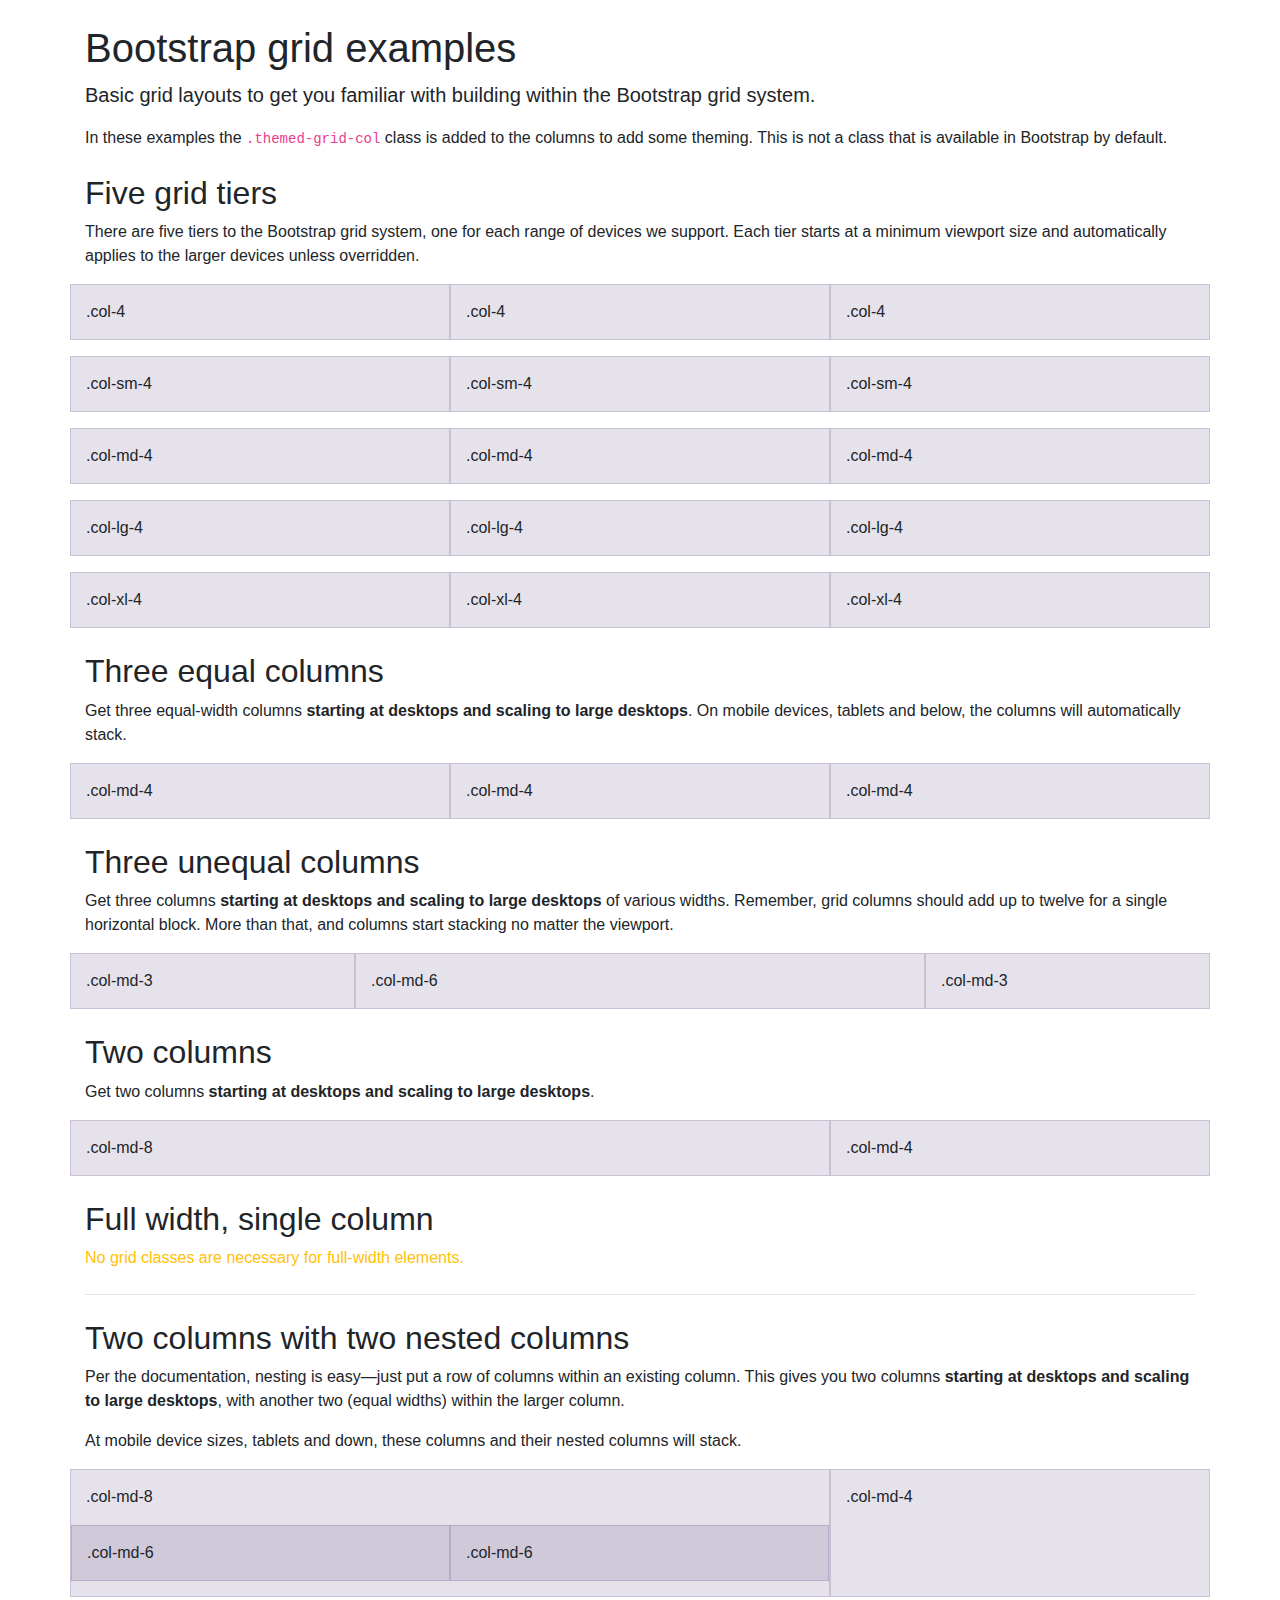
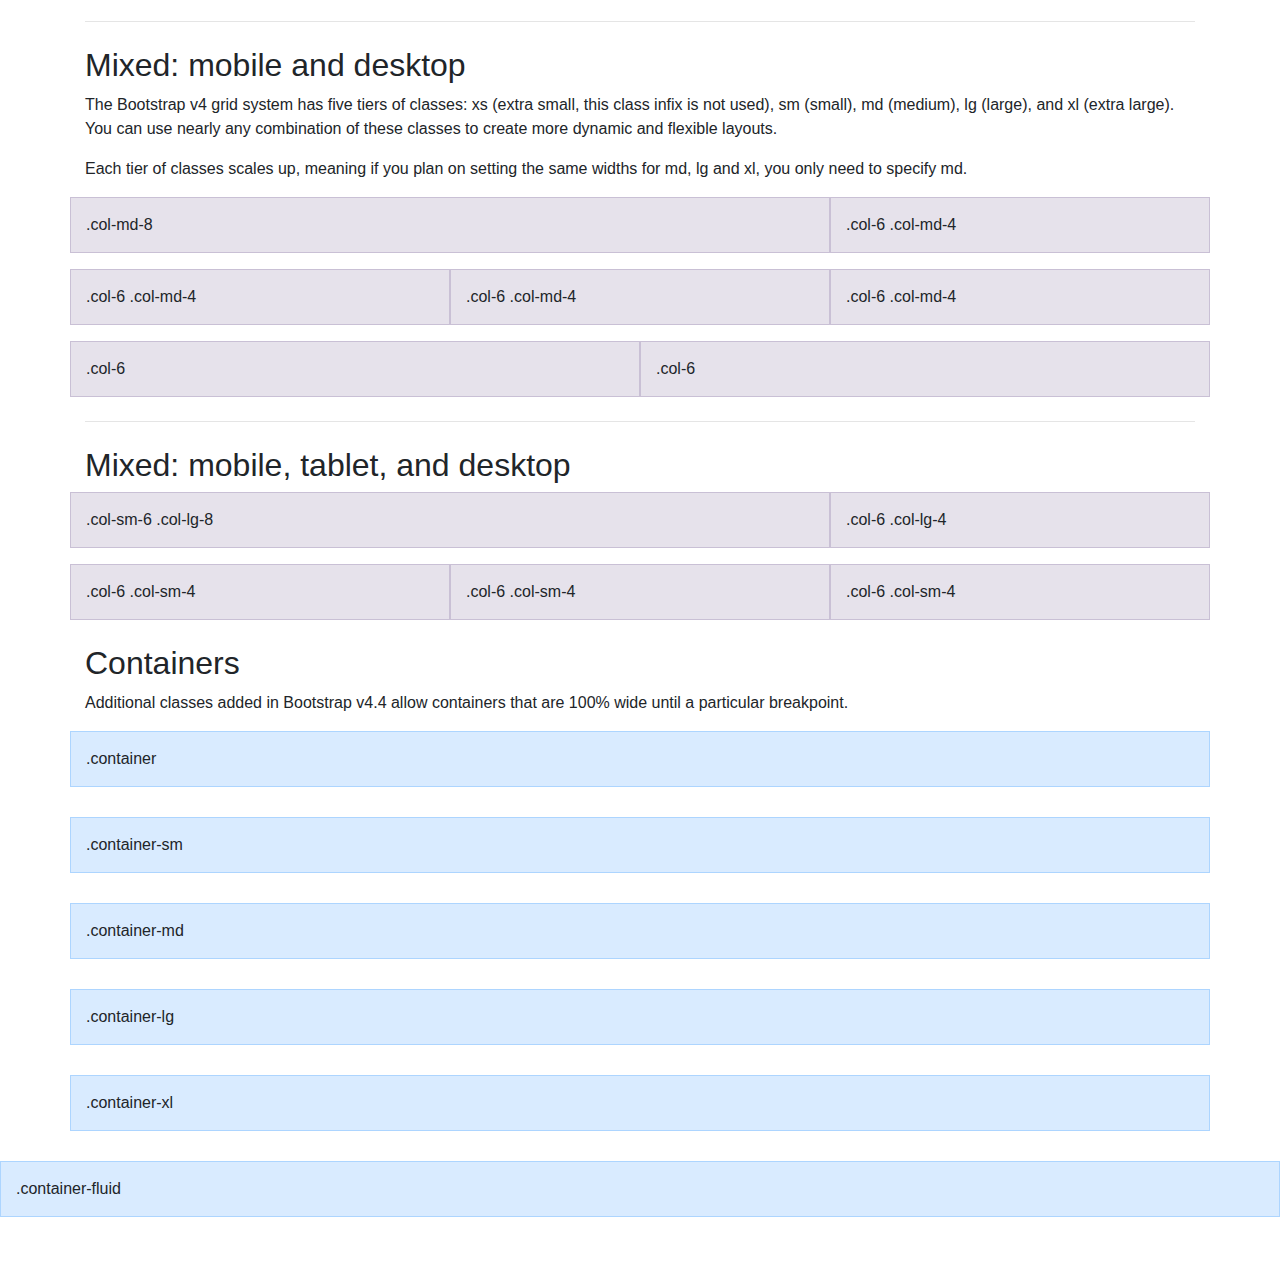
<file: grid/index.html>
<!doctype html>
<html lang="en">
  <head>
    <meta charset="utf-8">
    <meta name="viewport" content="width=device-width, initial-scale=1, shrink-to-fit=no">
    <meta name="description" content="">
    <meta name="author" content="Mark Otto, Jacob Thornton, and Bootstrap contributors">
    <meta name="generator" content="Jekyll v4.0.1">
    <title>Grid Template · Bootstrap</title>

    <link rel="canonical" href="https://getbootstrap.com/docs/4.5/examples/grid/">

    <!-- Bootstrap core CSS -->
<link href="../assets/dist/css/bootstrap.css" rel="stylesheet">

    <style>
      .bd-placeholder-img {
        font-size: 1.125rem;
        text-anchor: middle;
        -webkit-user-select: none;
        -moz-user-select: none;
        -ms-user-select: none;
        user-select: none;
      }

      @media (min-width: 768px) {
        .bd-placeholder-img-lg {
          font-size: 3.5rem;
        }
      }
    </style>
    <!-- Custom styles for this template -->
    <link href="grid.css" rel="stylesheet">
  </head>
  <body class="py-4">
    <div class="container">

  <h1>Bootstrap grid examples</h1>
  <p class="lead">Basic grid layouts to get you familiar with building within the Bootstrap grid system.</p>
  <p>In these examples the <code>.themed-grid-col</code> class is added to the columns to add some theming. This is not a class that is available in Bootstrap by default.</p>

  <h2 class="mt-4">Five grid tiers</h2>
  <p>There are five tiers to the Bootstrap grid system, one for each range of devices we support. Each tier starts at a minimum viewport size and automatically applies to the larger devices unless overridden.</p>

  <div class="row mb-3">
    <div class="col-4 themed-grid-col">.col-4</div>
    <div class="col-4 themed-grid-col">.col-4</div>
    <div class="col-4 themed-grid-col">.col-4</div>
  </div>

  <div class="row mb-3">
    <div class="col-sm-4 themed-grid-col">.col-sm-4</div>
    <div class="col-sm-4 themed-grid-col">.col-sm-4</div>
    <div class="col-sm-4 themed-grid-col">.col-sm-4</div>
  </div>

  <div class="row mb-3">
    <div class="col-md-4 themed-grid-col">.col-md-4</div>
    <div class="col-md-4 themed-grid-col">.col-md-4</div>
    <div class="col-md-4 themed-grid-col">.col-md-4</div>
  </div>

  <div class="row mb-3">
    <div class="col-lg-4 themed-grid-col">.col-lg-4</div>
    <div class="col-lg-4 themed-grid-col">.col-lg-4</div>
    <div class="col-lg-4 themed-grid-col">.col-lg-4</div>
  </div>

  <div class="row mb-3">
    <div class="col-xl-4 themed-grid-col">.col-xl-4</div>
    <div class="col-xl-4 themed-grid-col">.col-xl-4</div>
    <div class="col-xl-4 themed-grid-col">.col-xl-4</div>
  </div>

  <h2 class="mt-4">Three equal columns</h2>
  <p>Get three equal-width columns <strong>starting at desktops and scaling to large desktops</strong>. On mobile devices, tablets and below, the columns will automatically stack.</p>
  <div class="row mb-3">
    <div class="col-md-4 themed-grid-col">.col-md-4</div>
    <div class="col-md-4 themed-grid-col">.col-md-4</div>
    <div class="col-md-4 themed-grid-col">.col-md-4</div>
  </div>

  <h2 class="mt-4">Three unequal columns</h2>
  <p>Get three columns <strong>starting at desktops and scaling to large desktops</strong> of various widths. Remember, grid columns should add up to twelve for a single horizontal block. More than that, and columns start stacking no matter the viewport.</p>
  <div class="row mb-3">
    <div class="col-md-3 themed-grid-col">.col-md-3</div>
    <div class="col-md-6 themed-grid-col">.col-md-6</div>
    <div class="col-md-3 themed-grid-col">.col-md-3</div>
  </div>

  <h2 class="mt-4">Two columns</h2>
  <p>Get two columns <strong>starting at desktops and scaling to large desktops</strong>.</p>
  <div class="row mb-3">
    <div class="col-md-8 themed-grid-col">.col-md-8</div>
    <div class="col-md-4 themed-grid-col">.col-md-4</div>
  </div>

  <h2 class="mt-4">Full width, single column</h2>
  <p class="text-warning">
    No grid classes are necessary for full-width elements.
  </p>

  <hr class="my-4">

  <h2 class="mt-4">Two columns with two nested columns</h2>
  <p>Per the documentation, nesting is easy—just put a row of columns within an existing column. This gives you two columns <strong>starting at desktops and scaling to large desktops</strong>, with another two (equal widths) within the larger column.</p>
  <p>At mobile device sizes, tablets and down, these columns and their nested columns will stack.</p>
  <div class="row mb-3">
    <div class="col-md-8 themed-grid-col">
      <div class="pb-3">
        .col-md-8
      </div>
      <div class="row">
        <div class="col-md-6 themed-grid-col">.col-md-6</div>
        <div class="col-md-6 themed-grid-col">.col-md-6</div>
      </div>
    </div>
    <div class="col-md-4 themed-grid-col">.col-md-4</div>
  </div>

  <hr class="my-4">

  <h2 class="mt-4">Mixed: mobile and desktop</h2>
  <p>The Bootstrap v4 grid system has five tiers of classes: xs (extra small, this class infix is not used), sm (small), md (medium), lg (large), and xl (extra large). You can use nearly any combination of these classes to create more dynamic and flexible layouts.</p>
  <p>Each tier of classes scales up, meaning if you plan on setting the same widths for md, lg and xl, you only need to specify md.</p>
  <div class="row mb-3">
    <div class="col-md-8 themed-grid-col">.col-md-8</div>
    <div class="col-6 col-md-4 themed-grid-col">.col-6 .col-md-4</div>
  </div>
  <div class="row mb-3">
    <div class="col-6 col-md-4 themed-grid-col">.col-6 .col-md-4</div>
    <div class="col-6 col-md-4 themed-grid-col">.col-6 .col-md-4</div>
    <div class="col-6 col-md-4 themed-grid-col">.col-6 .col-md-4</div>
  </div>
  <div class="row mb-3">
    <div class="col-6 themed-grid-col">.col-6</div>
    <div class="col-6 themed-grid-col">.col-6</div>
  </div>

  <hr class="my-4">

  <h2 class="mt-4">Mixed: mobile, tablet, and desktop</h2>
  <div class="row mb-3">
    <div class="col-sm-6 col-lg-8 themed-grid-col">.col-sm-6 .col-lg-8</div>
    <div class="col-6 col-lg-4 themed-grid-col">.col-6 .col-lg-4</div>
  </div>
  <div class="row mb-3">
    <div class="col-6 col-sm-4 themed-grid-col">.col-6 .col-sm-4</div>
    <div class="col-6 col-sm-4 themed-grid-col">.col-6 .col-sm-4</div>
    <div class="col-6 col-sm-4 themed-grid-col">.col-6 .col-sm-4</div>
  </div>

</div>

<div class="container" id="containers">
  <h2 class="mt-4">Containers</h2>
  <p>Additional classes added in Bootstrap v4.4 allow containers that are 100% wide until a particular breakpoint.</p>
</div>

<div class="container themed-container">.container</div>
<div class="container-sm themed-container">.container-sm</div>
<div class="container-md themed-container">.container-md</div>
<div class="container-lg themed-container">.container-lg</div>
<div class="container-xl themed-container">.container-xl</div>
<div class="container-fluid themed-container">.container-fluid</div>
</body>
</html>
</file>
<file: css/style.css>
body, html {
	font-family: 'Open Sans', sans-serif;
	text-rendering: optimizeLegibility !important;
	-webkit-font-smoothing: antialiased !important;
	color: #777;
	font-weight: 400;
	width: 100% !important;
	height: 100% !important;
}
h2, h3, h4 {
	font-family: 'Raleway', sans-serif;
}
h2 {
	text-transform: uppercase;
	margin: 0 0 20px 0;
	font-weight: 800;
	font-size: 36px;
	color: #333;
}
h3 {
	font-size: 20px;
	font-weight: 600;
	color: #333;
}
h4 {
	font-size: 18px;
	color: #333;
	font-weight: 600;
}
h5 {
	text-transform: uppercase;
	font-weight: 700;
	line-height: 20px;
}
p {
	font-size: 15px;
}
p.intro {
	margin: 12px 0 0;
	line-height: 24px;
}
a {
	color: #608dfd;
	font-weight: 400;
}
a:hover, a:focus {
	text-decoration: none;
	color: #608dfd;
}
ul, ol {
	list-style: none;
}
ul, ol {
	padding: 0;
	webkit-padding: 0;
	moz-padding: 0;
}
hr {
	height: 2px;
	width: 70px;
	text-align: center;
	position: relative;
	background: #1E7A46;
	margin-bottom: 20px;
	border: 0;
}
/* Navigation */
#menu {
	padding: 15px;
	transition: all 0.8s;
}
#menu.navbar-default {
	background-color: #fff;
	border-color: rgba(231, 231, 231, 0);
	box-shadow: 0 0 10px rgba(0,0,0,0.15)
}
#menu a.navbar-brand {
	font-family: 'Raleway', sans-serif;
	font-size: 24px;
	font-weight: 700;
	color: #333;
	text-transform: uppercase;
}
#menu.navbar-default .navbar-nav > li > a {
	font-family: 'Lato', sans-serif;
	text-transform: uppercase;
	color: #555;
	font-size: 15px;
	font-weight: 400;
	padding: 8px 2px;
	border-radius: 0;
	margin: 9px 20px 0 20px;
}
#menu.navbar-default .navbar-nav > li > a:after {
	display: block;
	position: absolute;
	left: 0;
	bottom: -1px;
	width: 0;
	height: 2px;
	background: linear-gradient(to right, #6372ff 0%, #5ca9fb 100%);
	content: "";
	transition: width 0.2s;
}
#menu.navbar-default .navbar-nav > li > a:hover:after {
	width: 100%;
}
.navbar-default .navbar-nav > .active > a, .navbar-default .navbar-nav > .active > a:hover, .navbar-default .navbar-nav > .active > a:focus {
	background-color: transparent;
}
.navbar-default .navbar-nav > .active > a:after, .navbar-default .navbar-nav > .active > a:hover:after, .navbar-default .navbar-nav > .active > a:focus:after {
	display: block !important;
	position: absolute !important;
	left: 0 !important;
	bottom: -1px !important;
	width: 100% !important;
	height: 2px !important;
	background: linear-gradient(to right, #6372ff 0%, #5ca9fb 100%) !important;
	content: "" !important;
	transition: width 0.2s !important;
}
.navbar-toggle {
	border-radius: 0;
}
.navbar-default .navbar-toggle:hover, .navbar-default .navbar-toggle:focus {
	background-color: #fff;
	border-color: #608dfd;
}
.navbar-default .navbar-toggle:hover>.icon-bar {
	background-color: #608dfd;
}
.section-title {
	margin-bottom: 70px;
}
.section-title h2 {
	position: relative;
	margin-top: 10px;
	margin-bottom: 15px;
	padding-bottom: 15px;
}
.section-title h2::after {
	position: absolute;
	content: "";
	background: linear-gradient(to right, #5ca9fb 0%, #6372ff 100%);
	height: 4px;
	width: 60px;
	bottom: 0;
	margin-left: -30px;
	left: 50%;
}
.section-title p {
	font-size: 18px;
}
.btn-custom {
	font-family: 'Raleway', sans-serif;
	text-transform: uppercase;
	color: #fff;
	background-color: #5ca9fb;
	background-image: linear-gradient(to right, #5ca9fb 0%, #6372ff 100%);
	padding: 14px 34px;
	letter-spacing: 1px;
	margin: 0;
	font-size: 15px;
	font-weight: 500;
	border-radius: 25px;
	transition: all 0.5s linear;
	border: 0;
}
.btn-custom:hover, .btn-custom:focus, .btn-custom.focus, .btn-custom:active, .btn-custom.active {
	color: #fff;
	background-image: none;
	background-color: #6372ff;
}
.btn:active, .btn.active {
	background-image: none;
	outline: 0;
	-webkit-box-shadow: none;
	box-shadow: none;
}
a:focus, .btn:focus, .btn:active:focus, .btn.active:focus, .btn.focus, .btn:active.focus, .btn.active.focus {
	outline: none;
	outline-offset: none;
}
/* Header Section */
.intro {
	display: table;
	width: 100%;
	padding: 0;
	background: url(../img/intro-bg.jpg) center center no-repeat;
	background-color: #e5e5e5;
	-webkit-background-size: cover;
	-moz-background-size: cover;
	background-size: cover;
	-o-background-size: cover;
}
.intro .overlay {
	background: rgba(0,0,0,0.2);
}
.intro h1 {
	font-family: 'Raleway', sans-serif;
	color: #fff;
	font-size: 82px;
	font-weight: 700;
	text-transform: uppercase;
	margin-top: 0;
	margin-bottom: 10px;
}
.intro h1 span {
	font-weight: 800;
	color: #5ca9fb;
}
.intro p {
	color: #fff;
	font-size: 22px;
	font-weight: 300;
	line-height: 30px;
	margin: 0 auto;
	margin-bottom: 60px;
}
header .intro-text {
	padding-top: 350px;
	padding-bottom: 200px;
	text-align: center;
}
/* Features Section */
#features {
	padding: 100px 0;
	background: #f6f6f6;
}
#features i.fa {
	font-size: 38px;
	margin-bottom: 20px;
	transition: all 0.5s;
	color: #fff;
	width: 100px;
	height: 100px;
	padding: 30px 0;
	border-radius: 50%;
	background: linear-gradient(to right, #6372ff 0%, #5ca9fb 100%);
	box-shadow: 10px 10px 10px rgba(0,0,0,.05);
}
/* About Section */
#about {
	padding: 100px 0;
}
#about h3 {
	font-size: 22px;
	margin: 0 0 20px 0;
}
#about h2 {
	position: relative;
	margin-bottom: 15px;
	padding-bottom: 15px;
}
#about h2::after {
	position: absolute;
	content: "";
	background: linear-gradient(to right, #5ca9fb 0%, #6372ff 100%);
	height: 4px;
	width: 60px;
	bottom: 0;
	left: 0;
}
#about .about-text li {
	margin-bottom: 6px;
	margin-left: 6px;
	list-style: none;
	padding: 0;
}
#about .about-text li:before {
	content: '\f00c';
	font-family: 'FontAwesome';
	color: #5ca9fb;
	font-size: 11px;
	font-weight: 300;
	padding-right: 8px;
}
#about img {
	width: 520px;
	margin-top: 10px;
	background: #fff;
	border-right: 0;
	box-shadow: 0 0 50px rgba(0,0,0,0.06);
}
#about p {
	line-height: 24px;
	margin: 30px 0;
}
/* Services Section */
#services {
	padding: 100px 0;
	background: linear-gradient(to right, #6372ff 0%, #5ca9fb 100%);
	color: #fff;
}
#services .service-desc {
	margin: 10px 10px 20px;
}
#services h2 {
	color: #fff;
}
#services .section-title h2::after {
	position: absolute;
	content: "";
	background: rgba(255,255,255,.3);
	height: 4px;
	width: 60px;
	bottom: 0;
	margin-left: -30px;
	left: 50%;
}
#services i.fa {
	font-size: 42px;
	width: 120px;
	height: 120px;
	padding: 40px 0;
	background: linear-gradient(to right, #6372ff 0%, #5ca9fb 100%);
	border-radius: 50%;
	color: #fff;
	box-shadow: 10px 10px 10px rgba(0,0,0,.05);
}
#services h3 {
	font-weight: 500;
	padding: 5px 0;
	color: #fff;
}
#services p {
	color: rgba(255,255,255,.75);
}
#services .service-desc {
	margin-bottom: 40px;
}
/* Portfolio Section */
#portfolio {
	padding: 100px 0;
}
.portfolio-item {
	margin: 1px -15px 0 -14px;
	padding: 0;
}
.portfolio-item .hover-bg {
	overflow: hidden;
	position: relative;
	margin: 0;
}
.hover-bg .hover-text {
	position: absolute;
	text-align: center;
	margin: 0 auto;
	color: #fff;
	background: linear-gradient(to right, rgba(99,114,255,0.8) 0%, rgba(92,169,251,0.8) 100%);
	padding: 30% 0 0 0;
	height: 100%;
	width: 100%;
	opacity: 0;
	transition: all 0.5s;
}
.hover-bg .hover-text>h4 {
	opacity: 0;
	color: #fff;
	-webkit-transform: translateY(100%);
	transform: translateY(100%);
	transition: all 0.3s;
	font-size: 18px;
	letter-spacing: 1px;
	font-weight: 500;
	text-transform: uppercase;
}
.hover-bg:hover .hover-text>h4 {
	opacity: 1;
	-webkit-backface-visibility: hidden;
	-webkit-transform: translateY(0);
	transform: translateY(0);
}
.hover-bg:hover .hover-text {
	opacity: 1;
}
/* Testimonials Section */
#testimonials {
	padding: 100px 0;
	background: #f6f6f6;
}
#testimonials i {
	color: #e6e6e6;
	font-size: 32px;
	margin-bottom: 20px;
}
.testimonial {
	position: relative;
	padding: 20px;
}
.testimonial-image {
	float: left;
	margin-right: 15px;
}
.testimonial-image, .testimonial-image img {
	display: block;
	width: 64px;
	height: 64px;
	border-radius: 50%;
}
.testimonial-content {
	position: relative;
	overflow: hidden;
}
.testimonial-content p {
	margin-bottom: 0;
	font-size: 14px;
	font-style: italic;
}
.testimonial-meta {
	margin-top: 10px;
	font-size: 15px;
	font-weight: 600;
	color: #666;
}
/* Team Section */
#team {
	padding: 100px 0;
}
#team h4 {
	margin: 5px 0;
}
#team .team-img {
	width: 240px;
}
#team .thumbnail {
	background: transparent;
	border: 0;
}
#team .thumbnail .caption {
	padding: 10px 0 0 0;
	color: #888;
}
/* Contact Section */
#contact {
	padding: 100px 0 60px 0;
	background: linear-gradient(to right, #6372ff 0%, #5ca9fb 100%);
	color: rgba(255,255,255,.75);
}
#contact .section-title {
	margin-bottom: 40px;
}
#contact .section-title p {
	font-size: 16px;
}
#contact h2 {
	color: #fff;
	margin-top: 10px;
	margin-bottom: 15px;
	padding-bottom: 15px;
}
#contact .section-title h2::after {
	position: absolute;
	content: "";
	background: rgba(255,255,255,.3);
	height: 4px;
	width: 60px;
	bottom: 0;
	left: 30px;
}
#contact h3 {
	color: #fff;
	margin-top: 80px;
	margin-bottom: 25px;
	padding-bottom: 20px;
	font-weight: 400;
}
#contact form {
	padding-top: 20px;
}
#contact .text-danger {
	color: #cc0033;
	text-align: left;
}
#contact .btn-custom {
	margin: 30px 0;
	background: transparent;
	border: 2px solid #fff;
}
#contact .btn-custom:hover {
	color: #1f386e;
	background: #fff;
}
label {
	font-size: 12px;
	font-weight: 400;
	font-family: 'Open Sans', sans-serif;
	float: left;
}
#contact .form-control {
	display: block;
	width: 100%;
	padding: 6px 12px;
	font-size: 16px;
	line-height: 1.42857143;
	color: #444;
	background-color: #fff;
	background-image: none;
	border: 1px solid #ddd;
	border-radius: 0;
	-webkit-box-shadow: none;
	box-shadow: none;
	-webkit-transition: none;
	-o-transition: none;
	transition: none;
}
#contact .form-control:focus {
	border-color: #999;
	outline: 0;
	-webkit-box-shadow: transparent;
	box-shadow: transparent;
}
.form-control::-webkit-input-placeholder {
color: #777;
}
.form-control:-moz-placeholder {
color: #777;
}
.form-control::-moz-placeholder {
color: #777;
}
.form-control:-ms-input-placeholder {
color: #777;
}
#contact .contact-item {
	margin: 20px 0;
}
#contact .contact-item span {
	color: rgba(255,255,255,1);
	margin-bottom: 10px;
	display: block;
}
#contact .contact-item i.fa {
	margin-right: 10px;
}
#contact .social {
	border-top: 1px solid rgba(255,255,255,0.15);
	padding-top: 50px;
	margin-top: 50px;
	text-align: center;
}
#contact .social ul li {
	display: inline-block;
	margin: 0 20px;
}
#contact .social i.fa {
	font-size: 22px;
	width: 48px;
	height: 48px;
	padding: 12px 0;
	border: 2px solid #fff;
	color: #fff;
	border-radius: 50%;
	transition: all 0.3s;
}
#contact .social i.fa:hover {
	color: #608dfd;
	background: #fff;
}
/* Footer Section*/
#footer {
	background: #f6f6f6;
	padding: 30px 0;
}
#footer p {
	color: #888;
	font-size: 14px;
}
#footer a {
	color: #608dfd;
}
#footer a:hover {
	border-bottom: 2px solid #608dfd;
}

@media (max-width: 768px) {
#about img {
	margin: 50px 0;
}
}
</file>
<file: blog/blog.css>
/* stylelint-disable selector-list-comma-newline-after */

.blog-header {
  line-height: 1;
  border-bottom: 1px solid #e5e5e5;
}

.blog-header-logo {
  font-family: "Playfair Display", Georgia, "Times New Roman", serif;
  font-size: 2.25rem;
}

.blog-header-logo:hover {
  text-decoration: none;
}

h1, h2, h3, h4, h5, h6 {
  font-family: "Playfair Display", Georgia, "Times New Roman", serif;
}

.display-4 {
  font-size: 2.5rem;
}
@media (min-width: 768px) {
  .display-4 {
    font-size: 3rem;
  }
}

.nav-scroller {
  position: relative;
  z-index: 2;
  height: 2.75rem;
  overflow-y: hidden;
}

.nav-scroller .nav {
  display: -ms-flexbox;
  display: flex;
  -ms-flex-wrap: nowrap;
  flex-wrap: nowrap;
  padding-bottom: 1rem;
  margin-top: -1px;
  overflow-x: auto;
  text-align: center;
  white-space: nowrap;
  -webkit-overflow-scrolling: touch;
}

.nav-scroller .nav-link {
  padding-top: .75rem;
  padding-bottom: .75rem;
  font-size: .875rem;
}

.card-img-right {
  height: 100%;
  border-radius: 0 3px 3px 0;
}

.flex-auto {
  -ms-flex: 0 0 auto;
  flex: 0 0 auto;
}

.h-250 { height: 250px; }
@media (min-width: 768px) {
  .h-md-250 { height: 250px; }
}

/* Pagination */
.blog-pagination {
  margin-bottom: 4rem;
}
.blog-pagination > .btn {
  border-radius: 2rem;
}

/*
 * Blog posts
 */
.blog-post {
  margin-bottom: 4rem;
}
.blog-post-title {
  margin-bottom: .25rem;
  font-size: 2.5rem;
}
.blog-post-meta {
  margin-bottom: 1.25rem;
  color: #999;
}

/*
 * Footer
 */
.blog-footer {
  padding: 2.5rem 0;
  color: #999;
  text-align: center;
  background-color: #f9f9f9;
  border-top: .05rem solid #e5e5e5;
}
.blog-footer p:last-child {
  margin-bottom: 0;
}
</file>
<file: cover/cover.css>
/*
 * Globals
 */

/* Links */
a,
a:focus,
a:hover {
  color: #fff;
}

/* Custom default button */
.btn-secondary,
.btn-secondary:hover,
.btn-secondary:focus {
  color: #333;
  text-shadow: none; /* Prevent inheritance from `body` */
  background-color: #fff;
  border: .05rem solid #fff;
}


/*
 * Base structure
 */

html,
body {
  height: 100%;
  background-color: #333;
}

body {
  display: -ms-flexbox;
  display: flex;
  color: #fff;
  text-shadow: 0 .05rem .1rem rgba(0, 0, 0, .5);
  box-shadow: inset 0 0 5rem rgba(0, 0, 0, .5);
}

.cover-container {
  max-width: 42em;
}


/*
 * Header
 */
.masthead {
  margin-bottom: 2rem;
}

.masthead-brand {
  margin-bottom: 0;
}

.nav-masthead .nav-link {
  padding: .25rem 0;
  font-weight: 700;
  color: rgba(255, 255, 255, .5);
  background-color: transparent;
  border-bottom: .25rem solid transparent;
}

.nav-masthead .nav-link:hover,
.nav-masthead .nav-link:focus {
  border-bottom-color: rgba(255, 255, 255, .25);
}

.nav-masthead .nav-link + .nav-link {
  margin-left: 1rem;
}

.nav-masthead .active {
  color: #fff;
  border-bottom-color: #fff;
}

@media (min-width: 48em) {
  .masthead-brand {
    float: left;
  }
  .nav-masthead {
    float: right;
  }
}


/*
 * Cover
 */
.cover {
  padding: 0 1.5rem;
}
.cover .btn-lg {
  padding: .75rem 1.25rem;
  font-weight: 700;
}


/*
 * Footer
 */
.mastfoot {
  color: rgba(255, 255, 255, .5);
}
</file>
<file: floating-labels/floating-labels.css>
html,
body {
  height: 100%;
}

body {
  display: -ms-flexbox;
  display: flex;
  -ms-flex-align: center;
  align-items: center;
  padding-top: 40px;
  padding-bottom: 40px;
  background-color: #f5f5f5;
}

.form-signin {
  width: 100%;
  max-width: 420px;
  padding: 15px;
  margin: auto;
}

.form-label-group {
  position: relative;
  margin-bottom: 1rem;
}

.form-label-group > input,
.form-label-group > label {
  height: 3.125rem;
  padding: .75rem;
}

.form-label-group > label {
  position: absolute;
  top: 0;
  left: 0;
  display: block;
  width: 100%;
  margin-bottom: 0; /* Override default `<label>` margin */
  line-height: 1.5;
  color: #495057;
  pointer-events: none;
  cursor: text; /* Match the input under the label */
  border: 1px solid transparent;
  border-radius: .25rem;
  transition: all .1s ease-in-out;
}

.form-label-group input::-webkit-input-placeholder {
  color: transparent;
}

.form-label-group input:-ms-input-placeholder {
  color: transparent;
}

.form-label-group input::-ms-input-placeholder {
  color: transparent;
}

.form-label-group input::-moz-placeholder {
  color: transparent;
}

.form-label-group input::placeholder {
  color: transparent;
}

.form-label-group input:not(:placeholder-shown) {
  padding-top: 1.25rem;
  padding-bottom: .25rem;
}

.form-label-group input:not(:placeholder-shown) ~ label {
  padding-top: .25rem;
  padding-bottom: .25rem;
  font-size: 12px;
  color: #777;
}

/* Fallback for Edge
-------------------------------------------------- */
@supports (-ms-ime-align: auto) {
  .form-label-group > label {
    display: none;
  }
  .form-label-group input::-ms-input-placeholder {
    color: #777;
  }
}

/* Fallback for IE
-------------------------------------------------- */
@media all and (-ms-high-contrast: none), (-ms-high-contrast: active) {
  .form-label-group > label {
    display: none;
  }
  .form-label-group input:-ms-input-placeholder {
    color: #777;
  }
}
</file>
<file: grid/grid.css>
.themed-grid-col {
  padding-top: 15px;
  padding-bottom: 15px;
  background-color: rgba(86, 61, 124, .15);
  border: 1px solid rgba(86, 61, 124, .2);
}

.themed-container {
  padding: 15px;
  margin-bottom: 30px;
  background-color: rgba(0, 123, 255, .15);
  border: 1px solid rgba(0, 123, 255, .2);
}
</file>
<file: css/nivo-lightbox/default.css>
/*
 * Nivo Lightbox Default Theme v1.0
 * http://dev7studios.com/nivo-lightbox
 *
 * Copyright 2013, Dev7studios
 * Free to use and abuse under the MIT license.
 * http://www.opensource.org/licenses/mit-license.php
 */
 
 .nivo-lightbox-theme-default * {
    -webkit-box-sizing: initial !important;
    -moz-box-sizing: initial !important;
    box-sizing: initial !important;
 }
.nivo-lightbox-theme-default.nivo-lightbox-overlay { 
	background: #666;
	background: rgba(0,0,0,0.6); 
}
.nivo-lightbox-theme-default .nivo-lightbox-content.nivo-lightbox-loading { background: url(loading.gif) no-repeat 50% 50%; }

.nivo-lightbox-theme-default .nivo-lightbox-nav {
	top: 10%;
	width: 8%;
	height: 80%;
	text-indent: -9999px;
	background-repeat: no-repeat;
	background-position: 50% 50%;
	opacity: 0.5;
}
.nivo-lightbox-theme-default .nivo-lightbox-nav:hover { 
	opacity: 1; 
	background-color: transparent;
}
.nivo-lightbox-theme-default .nivo-lightbox-prev { 
	background-image: url(prev.png); 
	border-radius: 0 3px 3px 0;
}
.nivo-lightbox-theme-default .nivo-lightbox-next { 
	background-image: url(next.png); 
	border-radius: 3px 0 0 3px;
}

.nivo-lightbox-theme-default .nivo-lightbox-close {
	display: block;
	background: url(close.png) no-repeat 5px 5px;
	width: 16px;
	height: 16px;
	text-indent: -9999px;
	padding: 5px;
	opacity: 0.5;
}
.nivo-lightbox-theme-default .nivo-lightbox-close:hover { opacity: 1; }

.nivo-lightbox-theme-default .nivo-lightbox-title-wrap { bottom: -7%; }
.nivo-lightbox-theme-default .nivo-lightbox-title {
	font: 14px/20px 'Helvetica Neue', Helvetica, Arial, sans-serif;
	font-style: normal;
	font-weight: normal;
	background: #000;
	color: #fff;
	padding: 7px 15px;
	border-radius: 30px;
}

.nivo-lightbox-theme-default .nivo-lightbox-image img {
	background: #fff;
	-webkit-box-shadow: 0px 1px 1px rgba(0,0,0,0.4);
	   -moz-box-shadow: 0px 1px 1px rgba(0,0,0,0.4);
	        box-shadow: 0px 1px 1px rgba(0,0,0,0.4);
}
.nivo-lightbox-theme-default .nivo-lightbox-ajax,
.nivo-lightbox-theme-default .nivo-lightbox-inline {
	background: #fff;
	padding: 40px;
	-webkit-box-shadow: 0px 1px 1px rgba(0,0,0,0.4);
	   -moz-box-shadow: 0px 1px 1px rgba(0,0,0,0.4);
	        box-shadow: 0px 1px 1px rgba(0,0,0,0.4);
}

@media (-webkit-min-device-pixel-ratio: 1.3),
       (-o-min-device-pixel-ratio: 2.6/2),
       (min--moz-device-pixel-ratio: 1.3),
       (min-device-pixel-ratio: 1.3),
       (min-resolution: 1.3dppx) {

	.nivo-lightbox-theme-default .nivo-lightbox-content.nivo-lightbox-loading { 
		background-image: url(loading@2x.gif); 
		background-size: 32px 32px;
	}
	.nivo-lightbox-theme-default .nivo-lightbox-prev { 
		background-image: url(prev@2x.png); 
		background-size: 48px 48px;
	}
	.nivo-lightbox-theme-default .nivo-lightbox-next { 
		background-image: url(next@2x.png); 
		background-size: 48px 48px;
	}
	.nivo-lightbox-theme-default .nivo-lightbox-close { 
		background-image: url(close@2x.png); 
		background-size: 16px 16px;
	}
	
}
</file>
